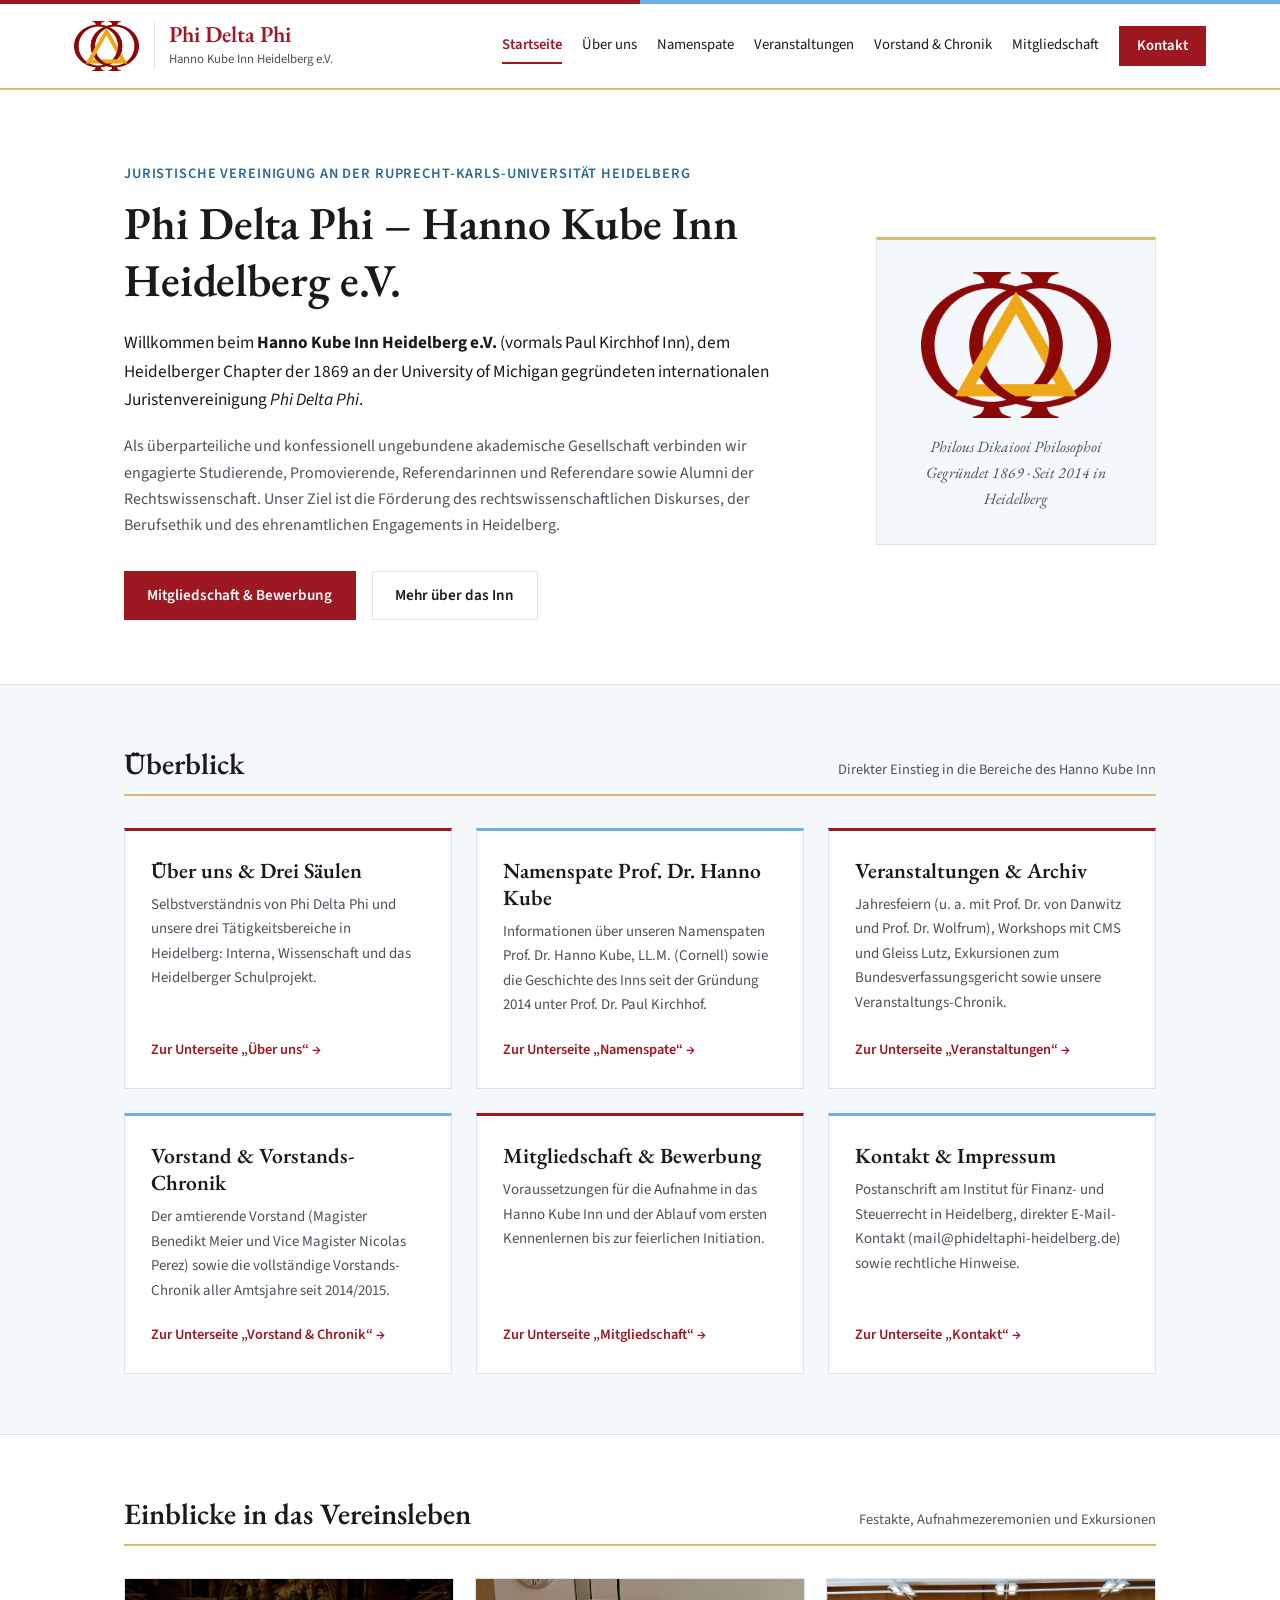
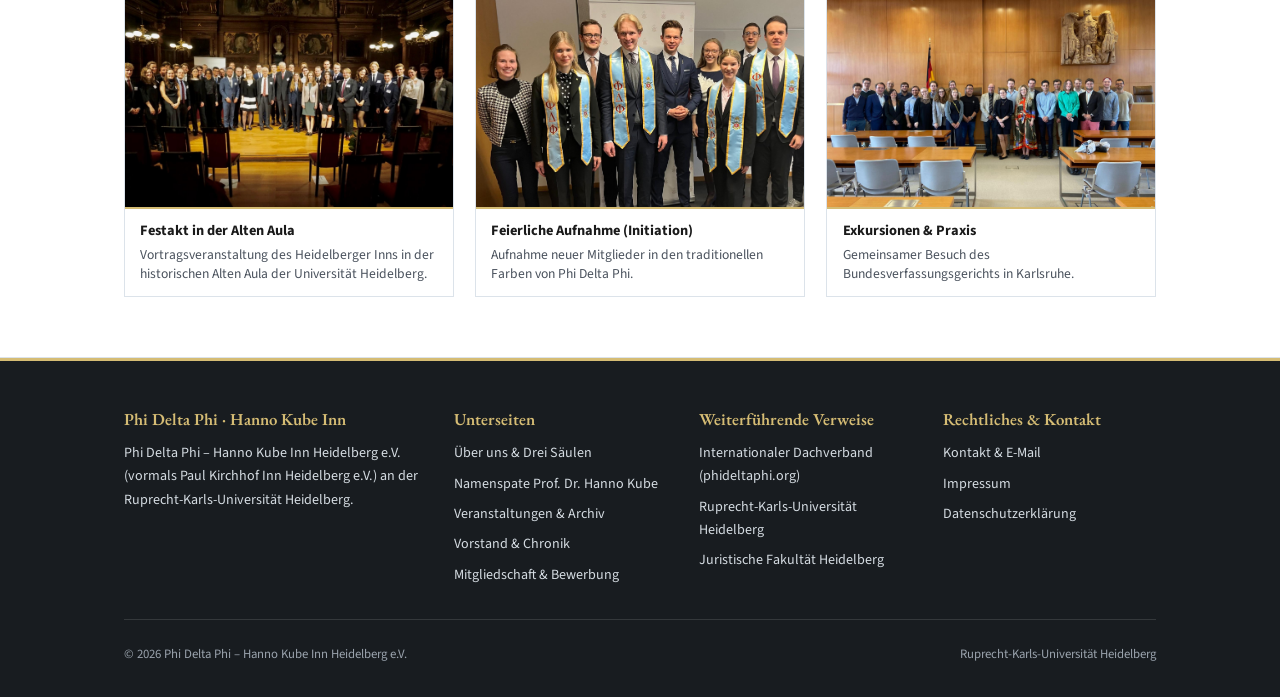
<file: index.html>
<!DOCTYPE html>
<html lang="de">
<head>
  <meta charset="UTF-8" />
  <meta name="viewport" content="width=device-width, initial-scale=1.0" />
  <title>Startseite | Phi Delta Phi – Hanno Kube Inn Heidelberg e.V.</title>
  <meta name="description" content="Phi Delta Phi – Hanno Kube Inn Heidelberg e.V. (vormals Paul Kirchhof Inn). Juristische Vereinigung an der Ruprecht-Karls-Universität Heidelberg." />
  <link rel="icon" type="image/png" href="assets/pdp-logo.png" />
  <link rel="preconnect" href="https://fonts.googleapis.com">
  <link rel="preconnect" href="https://fonts.gstatic.com" crossorigin>
  <link href="https://fonts.googleapis.com/css2?family=EB+Garamond:ital,wght@0,500;0,600;0,700;1,400&family=Source+Sans+3:wght@400;600;700&display=swap" rel="stylesheet">
  <link rel="stylesheet" href="styles.css?v=3" />
</head>
<body>

  <!-- Kopfzeile & Navigation -->
  <header class="site-header" id="site-header">
    <div class="header-bar-top"></div>
    <div class="container nav-wrapper">
      <a href="index.html" class="brand">
        <img src="assets/pdp-logo.png" alt="Logo Phi Delta Phi" class="brand-logo-img" />
        <div class="brand-text">
          <span class="brand-title">Phi Delta Phi</span>
          <span class="brand-subtitle">Hanno Kube Inn Heidelberg e.V.</span>
        </div>
      </a>

      <button class="mobile-menu-btn" id="mobile-menu-btn" aria-label="Menü öffnen">Menü</button>

      <nav class="nav-links" id="nav-links">
        <a href="index.html" class="active">Startseite</a>
        <a href="ueber-uns.html">Über&nbsp;uns</a>
        <a href="namenspate.html">Namenspate</a>
        <a href="veranstaltungen.html">Veranstaltungen</a>
        <a href="vorstand.html">Vorstand&nbsp;&amp;&nbsp;Chronik</a>
        <a href="mitgliedschaft.html">Mitgliedschaft</a>
        <a href="kontakt.html" class="nav-cta">Kontakt</a>
      </nav>
    </div>
  </header>

  <main>
    <!-- Einleitungsbereich mit dem ΦΔΦ-Logo -->
    <section class="intro-section">
      <div class="container intro-grid">
        <div class="intro-content">
          <div class="intro-subtitle">Juristische Vereinigung an der Ruprecht-Karls-Universität Heidelberg</div>
          <h1>Phi Delta Phi – Hanno Kube Inn Heidelberg e.V.</h1>
          <p class="intro-lead">
            Willkommen beim <strong>Hanno Kube Inn Heidelberg e.V.</strong> (vormals Paul Kirchhof Inn), dem Heidelberger Chapter der 1869 an der University of Michigan gegründeten internationalen Juristenvereinigung <em>Phi Delta Phi</em>.
          </p>
          <p class="intro-text">
            Als überparteiliche und konfessionell ungebundene akademische Gesellschaft verbinden wir engagierte Studierende, Promovierende, Referendarinnen und Referendare sowie Alumni der Rechtswissenschaft. Unser Ziel ist die Förderung des rechtswissenschaftlichen Diskurses, der Berufsethik und des ehrenamtlichen Engagements in Heidelberg.
          </p>
          <div class="intro-actions">
            <a href="mitgliedschaft.html" class="btn btn-primary">Mitgliedschaft &amp; Bewerbung</a>
            <a href="ueber-uns.html" class="btn btn-secondary">Mehr über das Inn</a>
          </div>
        </div>

        <div class="intro-logo-box">
          <img src="assets/pdp-logo.png" alt="Logo Phi Delta Phi" class="intro-logo-img" />
          <div class="intro-logo-caption">
            Philous Dikaiooi Philosophoi<br />
            Gegründet 1869 · Seit 2014 in Heidelberg
          </div>
        </div>
      </div>
    </section>

    <!-- Übersicht zu allen Unterseiten -->
    <section class="section-tinted">
      <div class="container">
        <div class="section-heading">
          <h2>Überblick</h2>
          <span>Direkter Einstieg in die Bereiche des Hanno Kube Inn</span>
        </div>

        <div class="overview-grid">
          <div class="overview-card">
            <div>
              <h3>Über uns &amp; Drei Säulen</h3>
              <p>
                Selbstverständnis von Phi Delta Phi und unsere drei Tätigkeitsbereiche in Heidelberg: Interna, Wissenschaft und das Heidelberger Schulprojekt.
              </p>
            </div>
            <a href="ueber-uns.html" class="overview-link">Zur Unterseite „Über uns“ →</a>
          </div>

          <div class="overview-card">
            <div>
              <h3>Namenspate Prof. Dr. Hanno Kube</h3>
              <p>
                Informationen über unseren Namenspaten Prof. Dr. Hanno Kube, LL.M. (Cornell) sowie die Geschichte des Inns seit der Gründung 2014 unter Prof. Dr. Paul Kirchhof.
              </p>
            </div>
            <a href="namenspate.html" class="overview-link">Zur Unterseite „Namenspate“ →</a>
          </div>

          <div class="overview-card">
            <div>
              <h3>Veranstaltungen &amp; Archiv</h3>
              <p>
                Jahresfeiern (u. a. mit Prof. Dr. von Danwitz und Prof. Dr. Wolfrum), Workshops mit CMS und Gleiss Lutz, Exkursionen zum Bundesverfassungsgericht sowie unsere Veranstaltungs-Chronik.
              </p>
            </div>
            <a href="veranstaltungen.html" class="overview-link">Zur Unterseite „Veranstaltungen“ →</a>
          </div>

          <div class="overview-card">
            <div>
              <h3>Vorstand &amp; Vorstands-Chronik</h3>
              <p>
                Der amtierende Vorstand (Magister Benedikt Meier und Vice Magister Nicolas Perez) sowie die vollständige Vorstands-Chronik aller Amtsjahre seit 2014/2015.
              </p>
            </div>
            <a href="vorstand.html" class="overview-link">Zur Unterseite „Vorstand &amp; Chronik“ →</a>
          </div>

          <div class="overview-card">
            <div>
              <h3>Mitgliedschaft &amp; Bewerbung</h3>
              <p>
                Voraussetzungen für die Aufnahme in das Hanno Kube Inn und der Ablauf vom ersten Kennenlernen bis zur feierlichen Initiation.
              </p>
            </div>
            <a href="mitgliedschaft.html" class="overview-link">Zur Unterseite „Mitgliedschaft“ →</a>
          </div>

          <div class="overview-card">
            <div>
              <h3>Kontakt &amp; Impressum</h3>
              <p>
                Postanschrift am Institut für Finanz- und Steuerrecht in Heidelberg, direkter E-Mail-Kontakt (mail@phideltaphi-heidelberg.de) sowie rechtliche Hinweise.
              </p>
            </div>
            <a href="kontakt.html" class="overview-link">Zur Unterseite „Kontakt“ →</a>
          </div>
        </div>
      </div>
    </section>

    <!-- Einblicke auf der Startseite -->
    <section>
      <div class="container">
        <div class="section-heading">
          <h2>Einblicke in das Vereinsleben</h2>
          <span>Festakte, Aufnahmezeremonien und Exkursionen</span>
        </div>

        <div class="gallery-grid-3">
          <figure class="photo-figure">
            <img src="assets/photos/IMG_20261115_143156_3.jpg" alt="Festakt in der Alten Aula der Universität Heidelberg" />
            <figcaption>
              <strong>Festakt in der Alten Aula</strong>
              Vortragsveranstaltung des Heidelberger Inns in der historischen Alten Aula der Universität Heidelberg.
            </figcaption>
          </figure>

          <figure class="photo-figure">
            <img src="assets/photos/IMG_20261115_143157_5.jpg" alt="Feierliche Aufnahme (Initiation)" />
            <figcaption>
              <strong>Feierliche Aufnahme (Initiation)</strong>
              Aufnahme neuer Mitglieder in den traditionellen Farben von Phi Delta Phi.
            </figcaption>
          </figure>

          <figure class="photo-figure">
            <img src="assets/photos/IMG_20261115_143158_8.jpg" alt="Exkursion zum Bundesverfassungsgericht" />
            <figcaption>
              <strong>Exkursionen &amp; Praxis</strong>
              Gemeinsamer Besuch des Bundesverfassungsgerichts in Karlsruhe.
            </figcaption>
          </figure>
        </div>
      </div>
    </section>
  </main>

  <!-- Fußzeile -->
  <footer class="site-footer">
    <div class="container">
      <div class="footer-grid">
        <div class="footer-col">
          <h4>Phi Delta Phi · Hanno Kube Inn</h4>
          <p>
            Phi Delta Phi – Hanno Kube Inn Heidelberg e.V. (vormals Paul Kirchhof Inn Heidelberg e.V.) an der Ruprecht-Karls-Universität Heidelberg.
          </p>
        </div>

        <div class="footer-col">
          <h4>Unterseiten</h4>
          <div class="footer-links">
            <a href="ueber-uns.html">Über uns &amp; Drei Säulen</a>
            <a href="namenspate.html">Namenspate Prof. Dr. Hanno Kube</a>
            <a href="veranstaltungen.html">Veranstaltungen &amp; Archiv</a>
            <a href="vorstand.html">Vorstand &amp; Chronik</a>
            <a href="mitgliedschaft.html">Mitgliedschaft &amp; Bewerbung</a>
          </div>
        </div>

        <div class="footer-col">
          <h4>Weiterführende Verweise</h4>
          <div class="footer-links">
            <a href="https://www.phideltaphi.org" target="_blank" rel="noopener">Internationaler Dachverband (phideltaphi.org)</a>
            <a href="https://www.uni-heidelberg.de" target="_blank" rel="noopener">Ruprecht-Karls-Universität Heidelberg</a>
            <a href="https://www.jura.uni-heidelberg.de" target="_blank" rel="noopener">Juristische Fakultät Heidelberg</a>
          </div>
        </div>

        <div class="footer-col">
          <h4>Rechtliches &amp; Kontakt</h4>
          <div class="footer-links">
            <a href="kontakt.html">Kontakt &amp; E-Mail</a>
            <a href="kontakt.html#impressum">Impressum</a>
            <a href="kontakt.html#datenschutz">Datenschutzerklärung</a>
          </div>
        </div>
      </div>

      <div class="footer-bottom">
        <span>© 2026 Phi Delta Phi – Hanno Kube Inn Heidelberg e.V.</span>
        <span>Ruprecht-Karls-Universität Heidelberg</span>
      </div>
    </div>
  </footer>

  <script src="script.js"></script>
</body>
</html>
</file>
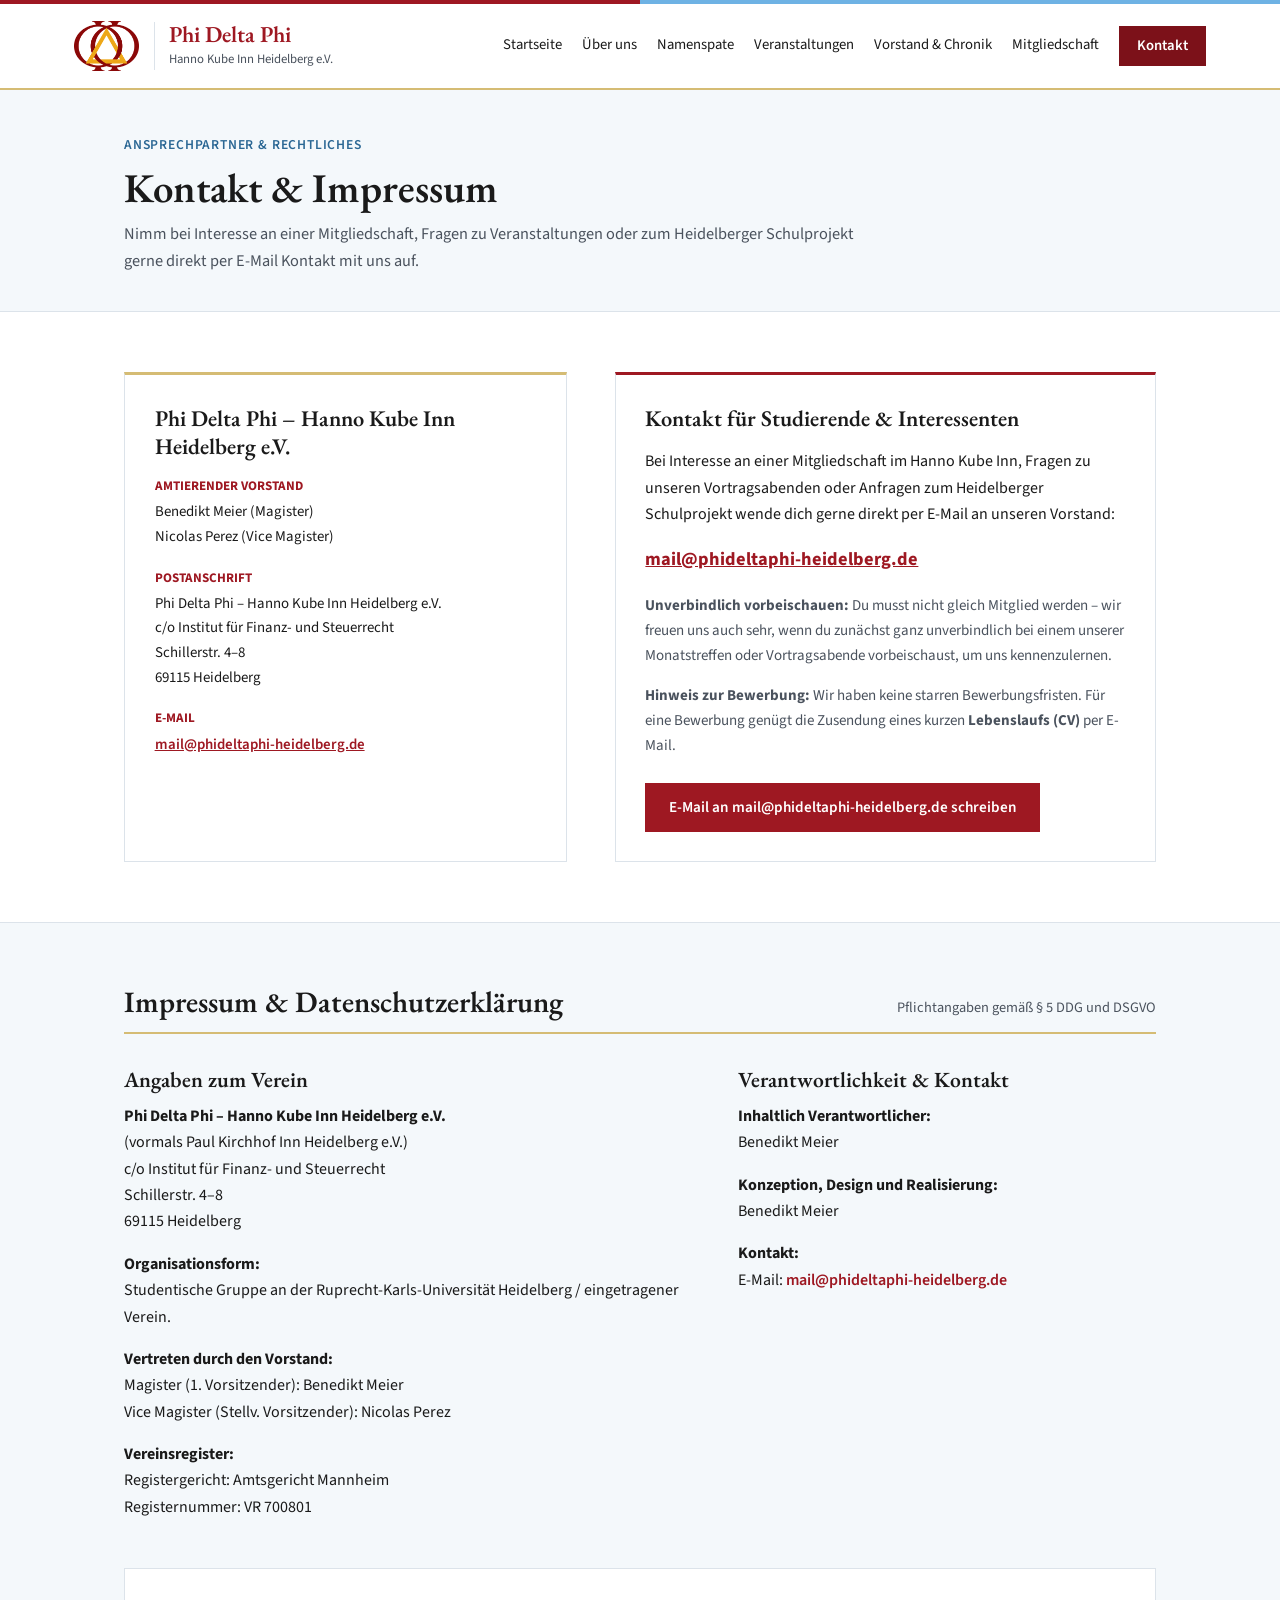
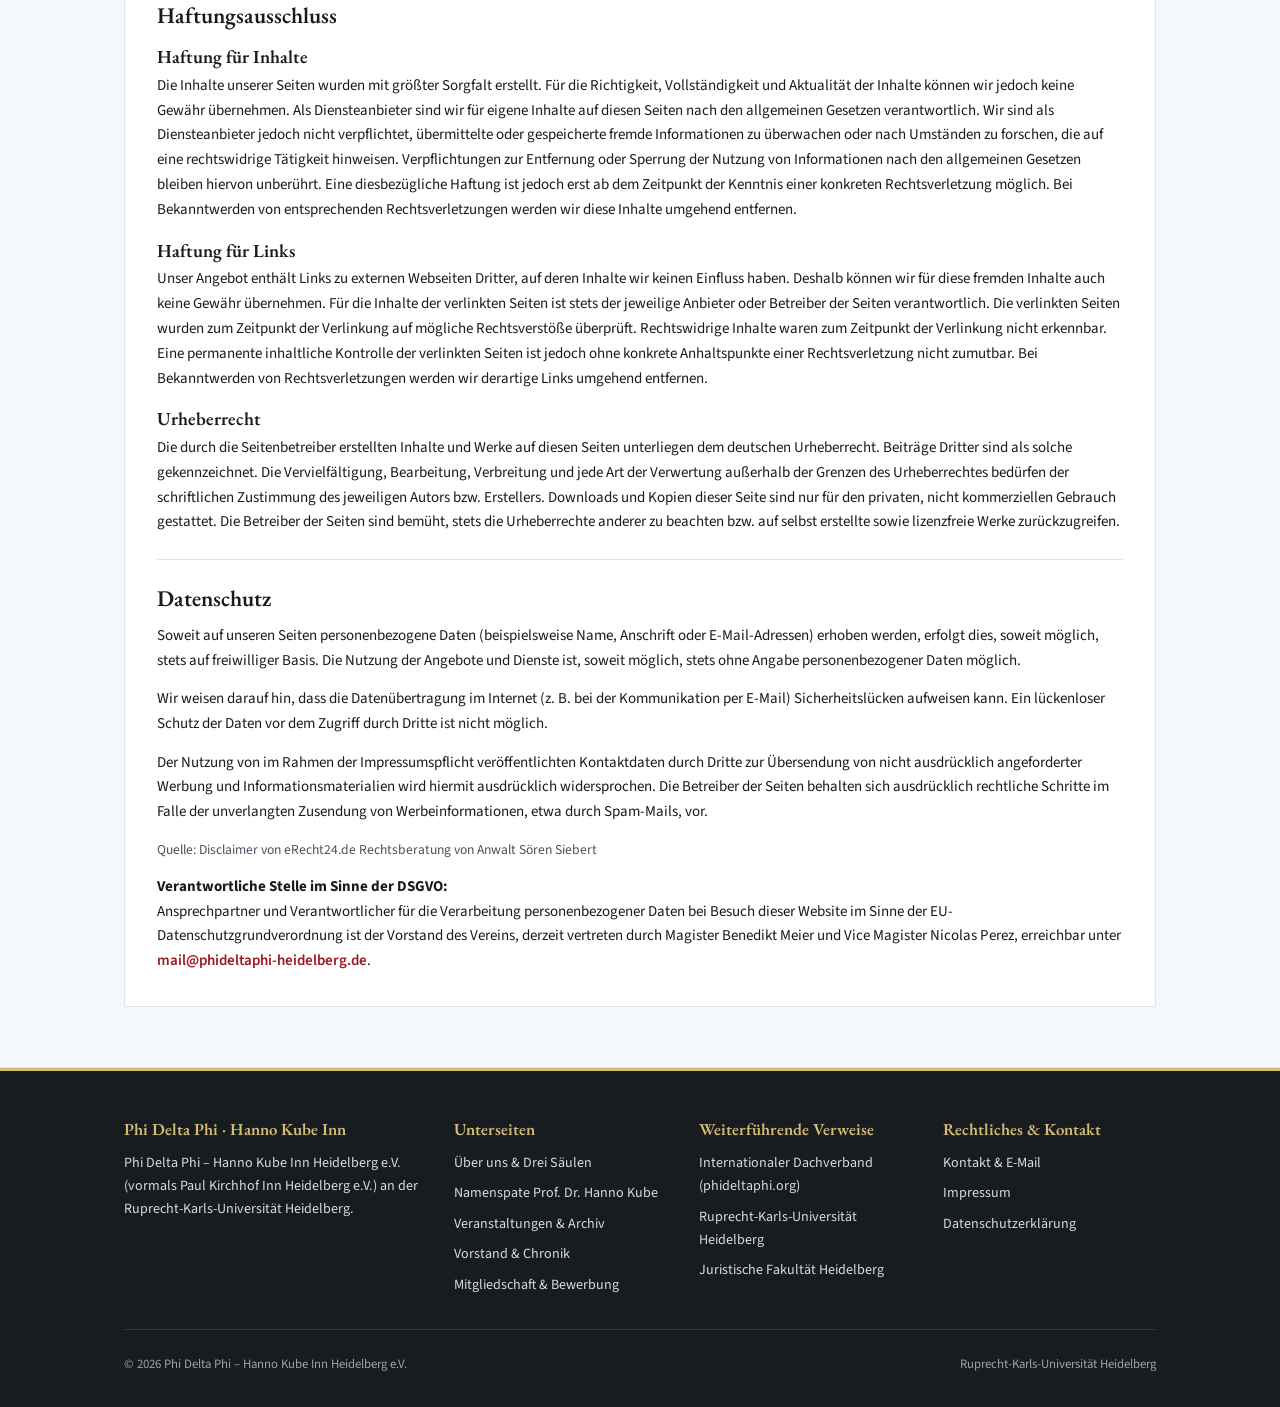
<file: kontakt.html>
<!DOCTYPE html>
<html lang="de">
<head>
  <meta charset="UTF-8" />
  <meta name="viewport" content="width=device-width, initial-scale=1.0" />
  <title>Kontakt &amp; Impressum | Phi Delta Phi – Hanno Kube Inn Heidelberg e.V.</title>
  <link rel="icon" type="image/png" href="assets/pdp-logo.png" />
  <link rel="preconnect" href="https://fonts.googleapis.com">
  <link rel="preconnect" href="https://fonts.gstatic.com" crossorigin>
  <link href="https://fonts.googleapis.com/css2?family=EB+Garamond:ital,wght@0,500;0,600;0,700;1,400&family=Source+Sans+3:wght@400;600;700&display=swap" rel="stylesheet">
  <link rel="stylesheet" href="styles.css?v=3" />
</head>
<body>

  <header class="site-header" id="site-header">
    <div class="header-bar-top"></div>
    <div class="container nav-wrapper">
      <a href="index.html" class="brand">
        <img src="assets/pdp-logo.png" alt="Logo Phi Delta Phi" class="brand-logo-img" />
        <div class="brand-text">
          <span class="brand-title">Phi Delta Phi</span>
          <span class="brand-subtitle">Hanno Kube Inn Heidelberg e.V.</span>
        </div>
      </a>

      <button class="mobile-menu-btn" id="mobile-menu-btn" aria-label="Menü öffnen">Menü</button>

      <nav class="nav-links" id="nav-links">
        <a href="index.html">Startseite</a>
        <a href="ueber-uns.html">Über&nbsp;uns</a>
        <a href="namenspate.html">Namenspate</a>
        <a href="veranstaltungen.html">Veranstaltungen</a>
        <a href="vorstand.html">Vorstand&nbsp;&amp;&nbsp;Chronik</a>
        <a href="mitgliedschaft.html">Mitgliedschaft</a>
        <a href="kontakt.html" class="nav-cta active">Kontakt</a>
      </nav>
    </div>
  </header>

  <main>
    <div class="page-header">
      <div class="container">
        <div class="page-header-subtitle">Ansprechpartner &amp; Rechtliches</div>
        <h1>Kontakt &amp; Impressum</h1>
        <p>
          Nimm bei Interesse an einer Mitgliedschaft, Fragen zu Veranstaltungen oder zum Heidelberger Schulprojekt gerne direkt per E-Mail Kontakt mit uns auf.
        </p>
      </div>
    </div>

    <section>
      <div class="container">
        <div class="contact-grid">
          <div class="contact-address-box">
            <h3>Phi Delta Phi – Hanno Kube Inn Heidelberg e.V.</h3>
            <div class="contact-block">
              <strong>Amtierender Vorstand</strong>
              Benedikt Meier (Magister)<br />
              Nicolas Perez (Vice Magister)
            </div>

            <div class="contact-block">
              <strong>Postanschrift</strong>
              Phi Delta Phi – Hanno Kube Inn Heidelberg e.V.<br />
              c/o Institut für Finanz- und Steuerrecht<br />
              Schillerstr. 4–8<br />
              69115 Heidelberg
            </div>

            <div class="contact-block">
              <strong>E-Mail</strong>
              <a href="mailto:mail@phideltaphi-heidelberg.de" style="color: var(--wappen-rot); font-weight: 600; text-decoration: underline;">mail@phideltaphi-heidelberg.de</a>
            </div>
          </div>

          <div class="contact-address-box" style="border-top-color: var(--wappen-rot);">
            <h3>Kontakt für Studierende &amp; Interessenten</h3>
            <p style="margin-bottom: 1rem; color: var(--text-main);">
              Bei Interesse an einer Mitgliedschaft im Hanno Kube Inn, Fragen zu unseren Vortragsabenden oder Anfragen zum Heidelberger Schulprojekt wende dich gerne direkt per E-Mail an unseren Vorstand:
            </p>
            <p style="margin-bottom: 1.25rem; font-size: 1.15rem;">
              <a href="mailto:mail@phideltaphi-heidelberg.de" style="color: var(--wappen-rot); font-weight: 700; text-decoration: underline;">mail@phideltaphi-heidelberg.de</a>
            </p>
            <p style="margin-bottom: 1rem; font-size: 0.94rem; color: var(--text-muted);">
              <strong>Unverbindlich vorbeischauen:</strong> Du musst nicht gleich Mitglied werden – wir freuen uns auch sehr, wenn du zunächst ganz unverbindlich bei einem unserer Monatstreffen oder Vortragsabende vorbeischaust, um uns kennenzulernen.
            </p>
            <p style="margin-bottom: 1.5rem; font-size: 0.94rem; color: var(--text-muted);">
              <strong>Hinweis zur Bewerbung:</strong> Wir haben keine starren Bewerbungsfristen. Für eine Bewerbung genügt die Zusendung eines kurzen <strong>Lebenslaufs (CV)</strong> per E-Mail.
            </p>
            <a href="mailto:mail@phideltaphi-heidelberg.de" class="btn btn-primary">E-Mail an mail@phideltaphi-heidelberg.de schreiben</a>
          </div>
        </div>
      </div>
    </section>

    <!-- Impressum & Datenschutz auf der Kontaktseite -->
    <section class="section-tinted" id="impressum">
      <div class="container">
        <div class="section-heading">
          <h2>Impressum &amp; Datenschutzerklärung</h2>
          <span>Pflichtangaben gemäß § 5 DDG und DSGVO</span>
        </div>

        <div class="about-columns" style="margin-bottom: 2rem;">
          <div>
            <h3 style="font-size: 1.35rem; margin-bottom: 0.6rem;">Angaben zum Verein</h3>
            <p>
              <strong>Phi Delta Phi – Hanno Kube Inn Heidelberg e.V.</strong><br />
              (vormals Paul Kirchhof Inn Heidelberg e.V.)<br />
              c/o Institut für Finanz- und Steuerrecht<br />
              Schillerstr. 4–8<br />
              69115 Heidelberg
            </p>
            <p>
              <strong>Organisationsform:</strong><br />
              Studentische Gruppe an der Ruprecht-Karls-Universität Heidelberg / eingetragener Verein.
            </p>
            <p>
              <strong>Vertreten durch den Vorstand:</strong><br />
              Magister (1. Vorsitzender): Benedikt Meier<br />
              Vice Magister (Stellv. Vorsitzender): Nicolas Perez
            </p>
            <p>
              <strong>Vereinsregister:</strong><br />
              Registergericht: Amtsgericht Mannheim<br />
              Registernummer: VR 700801
            </p>
          </div>

          <div>
            <h3 style="font-size: 1.35rem; margin-bottom: 0.6rem;">Verantwortlichkeit &amp; Kontakt</h3>
            <p>
              <strong>Inhaltlich Verantwortlicher:</strong><br />
              Benedikt Meier
            </p>
            <p>
              <strong>Konzeption, Design und Realisierung:</strong><br />
              Benedikt Meier
            </p>
            <p>
              <strong>Kontakt:</strong><br />
              E-Mail: <a href="mailto:mail@phideltaphi-heidelberg.de" style="color: var(--wappen-rot); font-weight: 600;">mail@phideltaphi-heidelberg.de</a>
            </p>
          </div>
        </div>

        <div style="background-color: var(--bg-white); border: 1px solid var(--border-color); padding: 2rem;">
          <h3 style="font-size: 1.4rem; margin-bottom: 1rem;">Haftungsausschluss</h3>

          <h4 style="font-size: 1.15rem; margin-bottom: 0.35rem;">Haftung für Inhalte</h4>
          <p style="margin-bottom: 1rem; font-size: 0.94rem; color: var(--text-main);">
            Die Inhalte unserer Seiten wurden mit größter Sorgfalt erstellt. Für die Richtigkeit, Vollständigkeit und Aktualität der Inhalte können wir jedoch keine Gewähr übernehmen. Als Diensteanbieter sind wir für eigene Inhalte auf diesen Seiten nach den allgemeinen Gesetzen verantwortlich. Wir sind als Diensteanbieter jedoch nicht verpflichtet, übermittelte oder gespeicherte fremde Informationen zu überwachen oder nach Umständen zu forschen, die auf eine rechtswidrige Tätigkeit hinweisen. Verpflichtungen zur Entfernung oder Sperrung der Nutzung von Informationen nach den allgemeinen Gesetzen bleiben hiervon unberührt. Eine diesbezügliche Haftung ist jedoch erst ab dem Zeitpunkt der Kenntnis einer konkreten Rechtsverletzung möglich. Bei Bekanntwerden von entsprechenden Rechtsverletzungen werden wir diese Inhalte umgehend entfernen.
          </p>

          <h4 style="font-size: 1.15rem; margin-bottom: 0.35rem;">Haftung für Links</h4>
          <p style="margin-bottom: 1rem; font-size: 0.94rem; color: var(--text-main);">
            Unser Angebot enthält Links zu externen Webseiten Dritter, auf deren Inhalte wir keinen Einfluss haben. Deshalb können wir für diese fremden Inhalte auch keine Gewähr übernehmen. Für die Inhalte der verlinkten Seiten ist stets der jeweilige Anbieter oder Betreiber der Seiten verantwortlich. Die verlinkten Seiten wurden zum Zeitpunkt der Verlinkung auf mögliche Rechtsverstöße überprüft. Rechtswidrige Inhalte waren zum Zeitpunkt der Verlinkung nicht erkennbar. Eine permanente inhaltliche Kontrolle der verlinkten Seiten ist jedoch ohne konkrete Anhaltspunkte einer Rechtsverletzung nicht zumutbar. Bei Bekanntwerden von Rechtsverletzungen werden wir derartige Links umgehend entfernen.
          </p>

          <h4 style="font-size: 1.15rem; margin-bottom: 0.35rem;">Urheberrecht</h4>
          <p style="margin-bottom: 1.5rem; font-size: 0.94rem; color: var(--text-main);">
            Die durch die Seitenbetreiber erstellten Inhalte und Werke auf diesen Seiten unterliegen dem deutschen Urheberrecht. Beiträge Dritter sind als solche gekennzeichnet. Die Vervielfältigung, Bearbeitung, Verbreitung und jede Art der Verwertung außerhalb der Grenzen des Urheberrechtes bedürfen der schriftlichen Zustimmung des jeweiligen Autors bzw. Erstellers. Downloads und Kopien dieser Seite sind nur für den privaten, nicht kommerziellen Gebrauch gestattet. Die Betreiber der Seiten sind bemüht, stets die Urheberrechte anderer zu beachten bzw. auf selbst erstellte sowie lizenzfreie Werke zurückzugreifen.
          </p>

          <div id="datenschutz" style="border-top: 1px solid var(--border-color); padding-top: 1.5rem;">
            <h3 style="font-size: 1.4rem; margin-bottom: 0.75rem;">Datenschutz</h3>
            <p style="margin-bottom: 0.85rem; font-size: 0.94rem; color: var(--text-main);">
              Soweit auf unseren Seiten personenbezogene Daten (beispielsweise Name, Anschrift oder E-Mail-Adressen) erhoben werden, erfolgt dies, soweit möglich, stets auf freiwilliger Basis. Die Nutzung der Angebote und Dienste ist, soweit möglich, stets ohne Angabe personenbezogener Daten möglich.
            </p>
            <p style="margin-bottom: 0.85rem; font-size: 0.94rem; color: var(--text-main);">
              Wir weisen darauf hin, dass die Datenübertragung im Internet (z. B. bei der Kommunikation per E-Mail) Sicherheitslücken aufweisen kann. Ein lückenloser Schutz der Daten vor dem Zugriff durch Dritte ist nicht möglich.
            </p>
            <p style="margin-bottom: 0.85rem; font-size: 0.94rem; color: var(--text-main);">
              Der Nutzung von im Rahmen der Impressumspflicht veröffentlichten Kontaktdaten durch Dritte zur Übersendung von nicht ausdrücklich angeforderter Werbung und Informationsmaterialien wird hiermit ausdrücklich widersprochen. Die Betreiber der Seiten behalten sich ausdrücklich rechtliche Schritte im Falle der unverlangten Zusendung von Werbeinformationen, etwa durch Spam-Mails, vor.
            </p>
            <p style="margin-bottom: 0.85rem; font-size: 0.85rem; color: var(--text-muted);">
              Quelle: Disclaimer von eRecht24.de Rechtsberatung von Anwalt Sören Siebert
            </p>
            <p style="font-size: 0.94rem; color: var(--text-main);">
              <strong>Verantwortliche Stelle im Sinne der DSGVO:</strong><br />
              Ansprechpartner und Verantwortlicher für die Verarbeitung personenbezogener Daten bei Besuch dieser Website im Sinne der EU-Datenschutzgrundverordnung ist der Vorstand des Vereins, derzeit vertreten durch Magister Benedikt Meier und Vice Magister Nicolas Perez, erreichbar unter <a href="mailto:mail@phideltaphi-heidelberg.de" style="color: var(--wappen-rot); font-weight: 600;">mail@phideltaphi-heidelberg.de</a>.
            </p>
          </div>
        </div>
      </div>
    </section>
  </main>

  <footer class="site-footer">
    <div class="container">
      <div class="footer-grid">
        <div class="footer-col">
          <h4>Phi Delta Phi · Hanno Kube Inn</h4>
          <p>
            Phi Delta Phi – Hanno Kube Inn Heidelberg e.V. (vormals Paul Kirchhof Inn Heidelberg e.V.) an der Ruprecht-Karls-Universität Heidelberg.
          </p>
        </div>

        <div class="footer-col">
          <h4>Unterseiten</h4>
          <div class="footer-links">
            <a href="ueber-uns.html">Über uns &amp; Drei Säulen</a>
            <a href="namenspate.html">Namenspate Prof. Dr. Hanno Kube</a>
            <a href="veranstaltungen.html">Veranstaltungen &amp; Archiv</a>
            <a href="vorstand.html">Vorstand &amp; Chronik</a>
            <a href="mitgliedschaft.html">Mitgliedschaft &amp; Bewerbung</a>
          </div>
        </div>

        <div class="footer-col">
          <h4>Weiterführende Verweise</h4>
          <div class="footer-links">
            <a href="https://www.phideltaphi.org" target="_blank" rel="noopener">Internationaler Dachverband (phideltaphi.org)</a>
            <a href="https://www.uni-heidelberg.de" target="_blank" rel="noopener">Ruprecht-Karls-Universität Heidelberg</a>
            <a href="https://www.jura.uni-heidelberg.de" target="_blank" rel="noopener">Juristische Fakultät Heidelberg</a>
          </div>
        </div>

        <div class="footer-col">
          <h4>Rechtliches &amp; Kontakt</h4>
          <div class="footer-links">
            <a href="kontakt.html">Kontakt &amp; E-Mail</a>
            <a href="kontakt.html#impressum">Impressum</a>
            <a href="kontakt.html#datenschutz">Datenschutzerklärung</a>
          </div>
        </div>
      </div>

      <div class="footer-bottom">
        <span>© 2026 Phi Delta Phi – Hanno Kube Inn Heidelberg e.V.</span>
        <span>Ruprecht-Karls-Universität Heidelberg</span>
      </div>
    </div>
  </footer>

  <script src="script.js"></script>
</body>
</html>
</file>
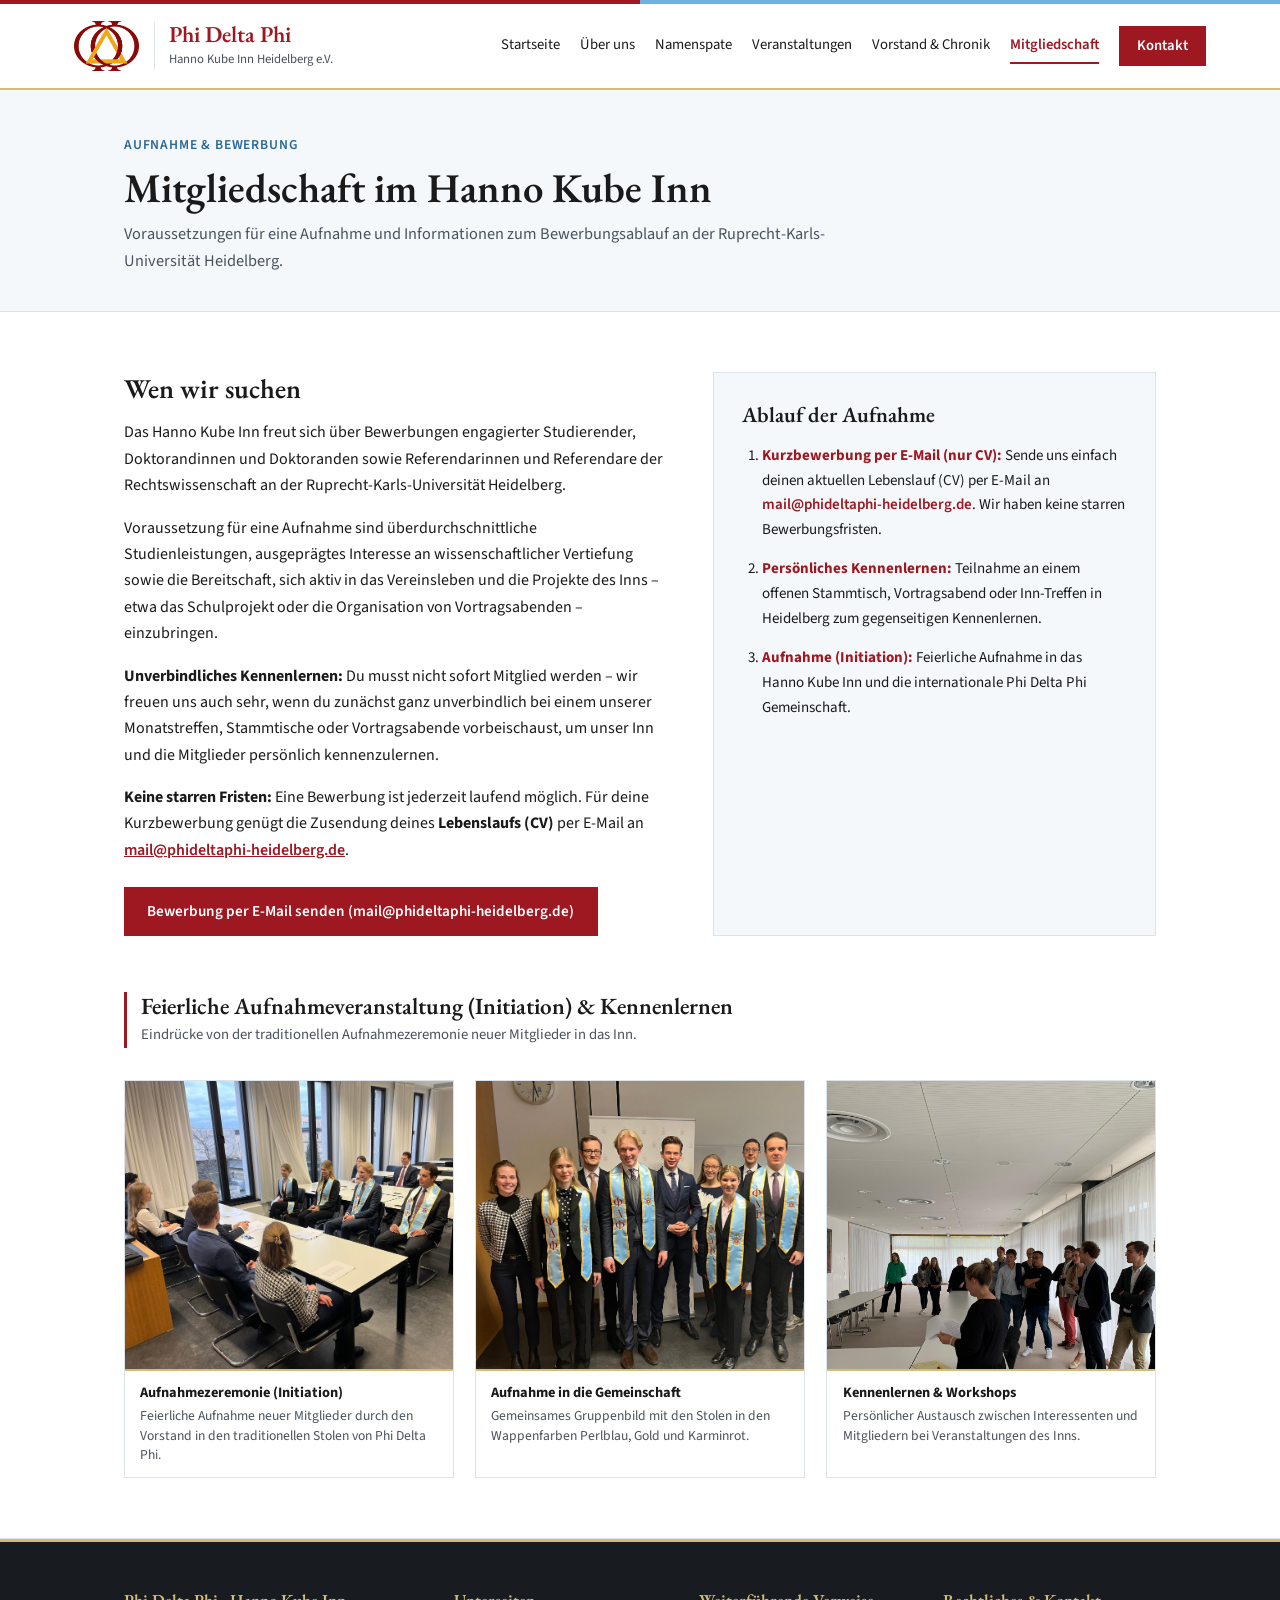
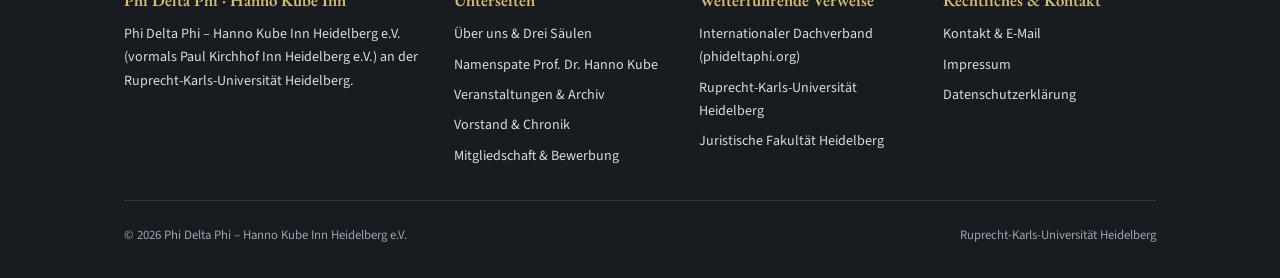
<file: mitgliedschaft.html>
<!DOCTYPE html>
<html lang="de">
<head>
  <meta charset="UTF-8" />
  <meta name="viewport" content="width=device-width, initial-scale=1.0" />
  <title>Mitgliedschaft | Phi Delta Phi – Hanno Kube Inn Heidelberg e.V.</title>
  <link rel="icon" type="image/png" href="assets/pdp-logo.png" />
  <link rel="preconnect" href="https://fonts.googleapis.com">
  <link rel="preconnect" href="https://fonts.gstatic.com" crossorigin>
  <link href="https://fonts.googleapis.com/css2?family=EB+Garamond:ital,wght@0,500;0,600;0,700;1,400&family=Source+Sans+3:wght@400;600;700&display=swap" rel="stylesheet">
  <link rel="stylesheet" href="styles.css?v=3" />
</head>
<body>

  <header class="site-header" id="site-header">
    <div class="header-bar-top"></div>
    <div class="container nav-wrapper">
      <a href="index.html" class="brand">
        <img src="assets/pdp-logo.png" alt="Logo Phi Delta Phi" class="brand-logo-img" />
        <div class="brand-text">
          <span class="brand-title">Phi Delta Phi</span>
          <span class="brand-subtitle">Hanno Kube Inn Heidelberg e.V.</span>
        </div>
      </a>

      <button class="mobile-menu-btn" id="mobile-menu-btn" aria-label="Menü öffnen">Menü</button>

      <nav class="nav-links" id="nav-links">
        <a href="index.html">Startseite</a>
        <a href="ueber-uns.html">Über&nbsp;uns</a>
        <a href="namenspate.html">Namenspate</a>
        <a href="veranstaltungen.html">Veranstaltungen</a>
        <a href="vorstand.html">Vorstand&nbsp;&amp;&nbsp;Chronik</a>
        <a href="mitgliedschaft.html" class="active">Mitgliedschaft</a>
        <a href="kontakt.html" class="nav-cta">Kontakt</a>
      </nav>
    </div>
  </header>

  <main>
    <div class="page-header">
      <div class="container">
        <div class="page-header-subtitle">Aufnahme &amp; Bewerbung</div>
        <h1>Mitgliedschaft im Hanno Kube Inn</h1>
        <p>
          Voraussetzungen für eine Aufnahme und Informationen zum Bewerbungsablauf an der Ruprecht-Karls-Universität Heidelberg.
        </p>
      </div>
    </div>

    <section>
      <div class="container">
        <div class="membership-grid">
          <div class="membership-text">
            <h2 style="font-size: 1.7rem; margin-bottom: 0.85rem;">Wen wir suchen</h2>
            <p>
              Das Hanno Kube Inn freut sich über Bewerbungen engagierter Studierender, Doktorandinnen und Doktoranden sowie Referendarinnen und Referendare der Rechtswissenschaft an der Ruprecht-Karls-Universität Heidelberg.
            </p>
            <p>
              Voraussetzung für eine Aufnahme sind überdurchschnittliche Studienleistungen, ausgeprägtes Interesse an wissenschaftlicher Vertiefung sowie die Bereitschaft, sich aktiv in das Vereinsleben und die Projekte des Inns – etwa das Schulprojekt oder die Organisation von Vortragsabenden – einzubringen.
            </p>
            <p>
              <strong>Unverbindliches Kennenlernen:</strong> Du musst nicht sofort Mitglied werden – wir freuen uns auch sehr, wenn du zunächst ganz unverbindlich bei einem unserer Monatstreffen, Stammtische oder Vortragsabende vorbeischaust, um unser Inn und die Mitglieder persönlich kennenzulernen.
            </p>
            <p>
              <strong>Keine starren Fristen:</strong> Eine Bewerbung ist jederzeit laufend möglich. Für deine Kurzbewerbung genügt die Zusendung deines <strong>Lebenslaufs (CV)</strong> per E-Mail an <a href="mailto:mail@phideltaphi-heidelberg.de" style="color: var(--wappen-rot); font-weight: 600; text-decoration: underline;">mail@phideltaphi-heidelberg.de</a>.
            </p>
            <div style="margin-top: 1.5rem;">
              <a href="mailto:mail@phideltaphi-heidelberg.de?subject=Bewerbung%20Phi%20Delta%20Phi%20Heidelberg" class="btn btn-primary">Bewerbung per E-Mail senden (mail@phideltaphi-heidelberg.de)</a>
            </div>
          </div>

          <div class="membership-steps">
            <h3>Ablauf der Aufnahme</h3>
            <ol>
              <li>
                <strong>Kurzbewerbung per E-Mail (nur CV):</strong> Sende uns einfach deinen aktuellen Lebenslauf (CV) per E-Mail an <a href="mailto:mail@phideltaphi-heidelberg.de" style="color: var(--wappen-rot); font-weight: 600;">mail@phideltaphi-heidelberg.de</a>. Wir haben keine starren Bewerbungsfristen.
              </li>
              <li>
                <strong>Persönliches Kennenlernen:</strong> Teilnahme an einem offenen Stammtisch, Vortragsabend oder Inn-Treffen in Heidelberg zum gegenseitigen Kennenlernen.
              </li>
              <li>
                <strong>Aufnahme (Initiation):</strong> Feierliche Aufnahme in das Hanno Kube Inn und die internationale Phi Delta Phi Gemeinschaft.
              </li>
            </ol>
          </div>
        </div>

        <!-- Bilder der Aufnahmeveranstaltung (Initiation) -->
        <div class="cluster-block" style="margin-top: 3.5rem;">
          <div class="cluster-header">
            <h3>Feierliche Aufnahmeveranstaltung (Initiation) &amp; Kennenlernen</h3>
            <p>Eindrücke von der traditionellen Aufnahmezeremonie neuer Mitglieder in das Inn.</p>
          </div>

          <div class="gallery-grid-3">
            <figure class="photo-figure tall">
              <img src="assets/photos/IMG_20261115_143157.jpg" alt="Feierliche Aufnahmezeremonie (Initiation)" />
              <figcaption>
                <strong>Aufnahmezeremonie (Initiation)</strong>
                Feierliche Aufnahme neuer Mitglieder durch den Vorstand in den traditionellen Stolen von Phi Delta Phi.
              </figcaption>
            </figure>

            <figure class="photo-figure tall">
              <img src="assets/photos/IMG_20261115_143157_5.jpg" alt="Gruppenbild nach der Initiation" />
              <figcaption>
                <strong>Aufnahme in die Gemeinschaft</strong>
                Gemeinsames Gruppenbild mit den Stolen in den Wappenfarben Perlblau, Gold und Karminrot.
              </figcaption>
            </figure>

            <figure class="photo-figure tall">
              <img src="assets/photos/IMG_20261115_143158_2.jpg" alt="Gemeinsamer Austausch im Rahmen von Veranstaltungen" />
              <figcaption>
                <strong>Kennenlernen &amp; Workshops</strong>
                Persönlicher Austausch zwischen Interessenten und Mitgliedern bei Veranstaltungen des Inns.
              </figcaption>
            </figure>
          </div>
        </div>
      </div>
    </section>
  </main>

  <footer class="site-footer">
    <div class="container">
      <div class="footer-grid">
        <div class="footer-col">
          <h4>Phi Delta Phi · Hanno Kube Inn</h4>
          <p>
            Phi Delta Phi – Hanno Kube Inn Heidelberg e.V. (vormals Paul Kirchhof Inn Heidelberg e.V.) an der Ruprecht-Karls-Universität Heidelberg.
          </p>
        </div>

        <div class="footer-col">
          <h4>Unterseiten</h4>
          <div class="footer-links">
            <a href="ueber-uns.html">Über uns &amp; Drei Säulen</a>
            <a href="namenspate.html">Namenspate Prof. Dr. Hanno Kube</a>
            <a href="veranstaltungen.html">Veranstaltungen &amp; Archiv</a>
            <a href="vorstand.html">Vorstand &amp; Chronik</a>
            <a href="mitgliedschaft.html">Mitgliedschaft &amp; Bewerbung</a>
          </div>
        </div>

        <div class="footer-col">
          <h4>Weiterführende Verweise</h4>
          <div class="footer-links">
            <a href="https://www.phideltaphi.org" target="_blank" rel="noopener">Internationaler Dachverband (phideltaphi.org)</a>
            <a href="https://www.uni-heidelberg.de" target="_blank" rel="noopener">Ruprecht-Karls-Universität Heidelberg</a>
            <a href="https://www.jura.uni-heidelberg.de" target="_blank" rel="noopener">Juristische Fakultät Heidelberg</a>
          </div>
        </div>

        <div class="footer-col">
          <h4>Rechtliches &amp; Kontakt</h4>
          <div class="footer-links">
            <a href="kontakt.html">Kontakt &amp; E-Mail</a>
            <a href="kontakt.html#impressum">Impressum</a>
            <a href="kontakt.html#datenschutz">Datenschutzerklärung</a>
          </div>
        </div>
      </div>

      <div class="footer-bottom">
        <span>© 2026 Phi Delta Phi – Hanno Kube Inn Heidelberg e.V.</span>
        <span>Ruprecht-Karls-Universität Heidelberg</span>
      </div>
    </div>
  </footer>

  <script src="script.js"></script>
</body>
</html>
</file>
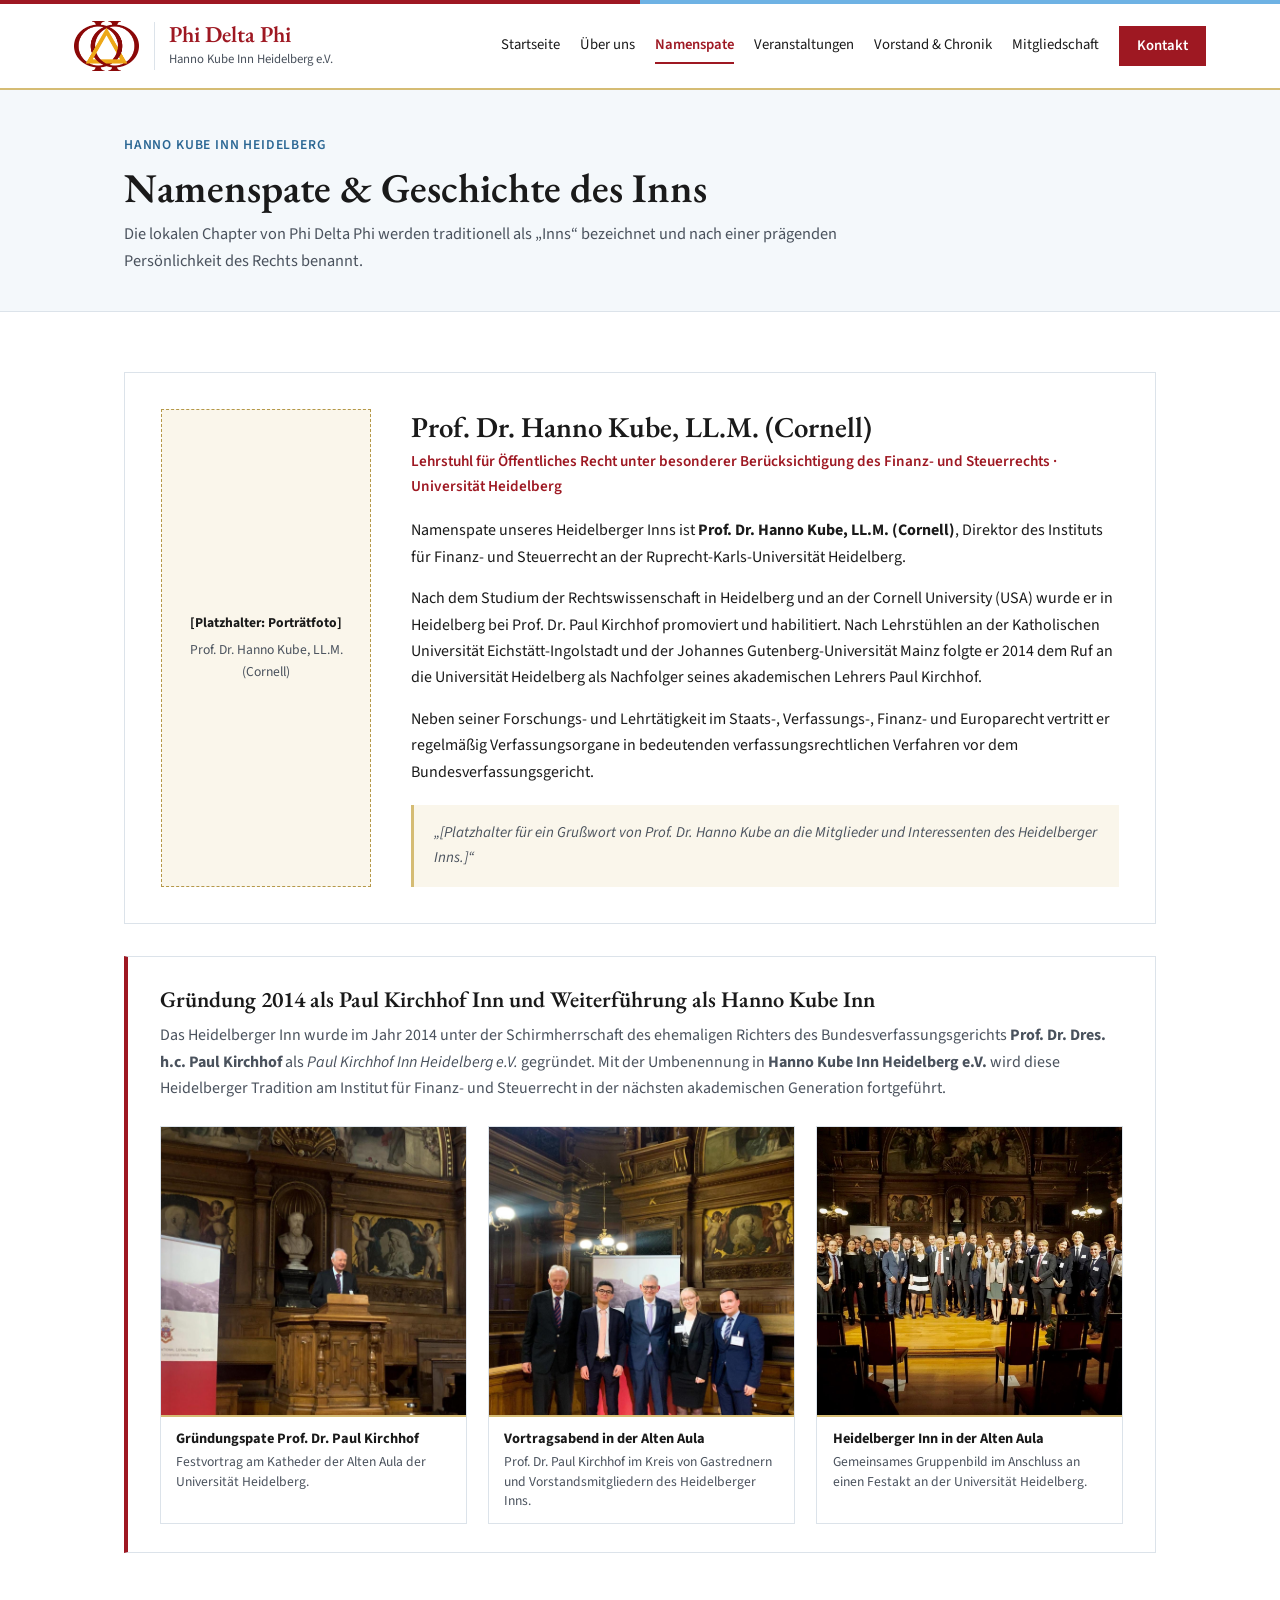
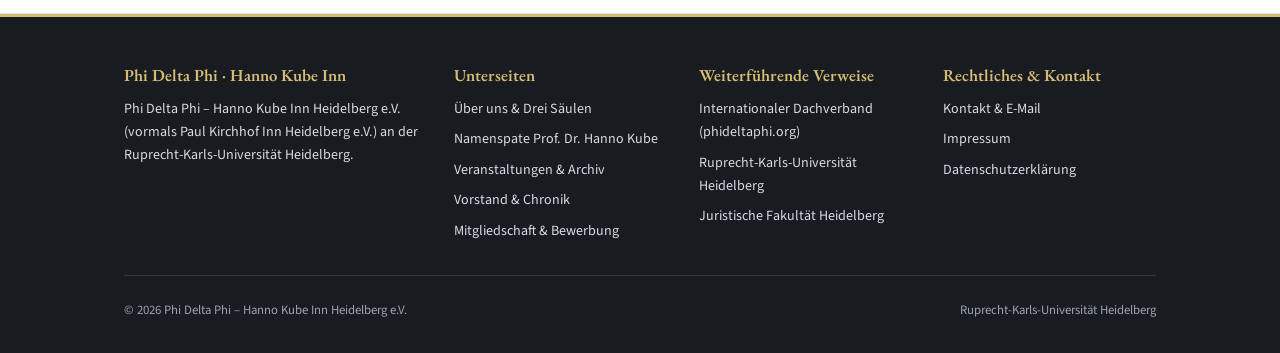
<file: namenspate.html>
<!DOCTYPE html>
<html lang="de">
<head>
  <meta charset="UTF-8" />
  <meta name="viewport" content="width=device-width, initial-scale=1.0" />
  <title>Namenspate | Phi Delta Phi – Hanno Kube Inn Heidelberg e.V.</title>
  <link rel="icon" type="image/png" href="assets/pdp-logo.png" />
  <link rel="preconnect" href="https://fonts.googleapis.com">
  <link rel="preconnect" href="https://fonts.gstatic.com" crossorigin>
  <link href="https://fonts.googleapis.com/css2?family=EB+Garamond:ital,wght@0,500;0,600;0,700;1,400&family=Source+Sans+3:wght@400;600;700&display=swap" rel="stylesheet">
  <link rel="stylesheet" href="styles.css?v=3" />
</head>
<body>

  <header class="site-header" id="site-header">
    <div class="header-bar-top"></div>
    <div class="container nav-wrapper">
      <a href="index.html" class="brand">
        <img src="assets/pdp-logo.png" alt="Logo Phi Delta Phi" class="brand-logo-img" />
        <div class="brand-text">
          <span class="brand-title">Phi Delta Phi</span>
          <span class="brand-subtitle">Hanno Kube Inn Heidelberg e.V.</span>
        </div>
      </a>

      <button class="mobile-menu-btn" id="mobile-menu-btn" aria-label="Menü öffnen">Menü</button>

      <nav class="nav-links" id="nav-links">
        <a href="index.html">Startseite</a>
        <a href="ueber-uns.html">Über&nbsp;uns</a>
        <a href="namenspate.html" class="active">Namenspate</a>
        <a href="veranstaltungen.html">Veranstaltungen</a>
        <a href="vorstand.html">Vorstand&nbsp;&amp;&nbsp;Chronik</a>
        <a href="mitgliedschaft.html">Mitgliedschaft</a>
        <a href="kontakt.html" class="nav-cta">Kontakt</a>
      </nav>
    </div>
  </header>

  <main>
    <div class="page-header">
      <div class="container">
        <div class="page-header-subtitle">Hanno Kube Inn Heidelberg</div>
        <h1>Namenspate &amp; Geschichte des Inns</h1>
        <p>
          Die lokalen Chapter von Phi Delta Phi werden traditionell als „Inns“ bezeichnet und nach einer prägenden Persönlichkeit des Rechts benannt.
        </p>
      </div>
    </div>

    <section>
      <div class="container">
        <div class="patron-layout">
          <div class="portrait-box">
            <strong>[Platzhalter: Porträtfoto]</strong>
            <span>Prof. Dr. Hanno Kube, LL.M. (Cornell)</span>
          </div>

          <div class="patron-details">
            <h2>Prof. Dr. Hanno Kube, LL.M. (Cornell)</h2>
            <div class="patron-chair">
              Lehrstuhl für Öffentliches Recht unter besonderer Berücksichtigung des Finanz- und Steuerrechts · Universität Heidelberg
            </div>
            <p>
              Namenspate unseres Heidelberger Inns ist <strong>Prof. Dr. Hanno Kube, LL.M. (Cornell)</strong>, Direktor des Instituts für Finanz- und Steuerrecht an der Ruprecht-Karls-Universität Heidelberg.
            </p>
            <p>
              Nach dem Studium der Rechtswissenschaft in Heidelberg und an der Cornell University (USA) wurde er in Heidelberg bei Prof. Dr. Paul Kirchhof promoviert und habilitiert. Nach Lehrstühlen an der Katholischen Universität Eichstätt-Ingolstadt und der Johannes Gutenberg-Universität Mainz folgte er 2014 dem Ruf an die Universität Heidelberg als Nachfolger seines akademischen Lehrers Paul Kirchhof.
            </p>
            <p>
              Neben seiner Forschungs- und Lehrtätigkeit im Staats-, Verfassungs-, Finanz- und Europarecht vertritt er regelmäßig Verfassungsorgane in bedeutenden verfassungsrechtlichen Verfahren vor dem Bundesverfassungsgericht.
            </p>
            <div class="patron-greeting">
              „[Platzhalter für ein Grußwort von Prof. Dr. Hanno Kube an die Mitglieder und Interessenten des Heidelberger Inns.]“
            </div>
          </div>
        </div>

        <div class="history-box">
          <h3>Gründung 2014 als Paul Kirchhof Inn und Weiterführung als Hanno Kube Inn</h3>
          <p>
            Das Heidelberger Inn wurde im Jahr 2014 unter der Schirmherrschaft des ehemaligen Richters des Bundesverfassungsgerichts <strong>Prof. Dr. Dres. h.c. Paul Kirchhof</strong> als <em>Paul Kirchhof Inn Heidelberg e.V.</em> gegründet. Mit der Umbenennung in <strong>Hanno Kube Inn Heidelberg e.V.</strong> wird diese Heidelberger Tradition am Institut für Finanz- und Steuerrecht in der nächsten akademischen Generation fortgeführt.
          </p>

          <div class="gallery-grid-3" style="margin-top: 1.5rem;">
            <figure class="photo-figure tall">
              <img src="assets/photos/IMG_20261115_143157_9.jpg" alt="Prof. Dr. Dres. h.c. Paul Kirchhof am Rednerpult der Alten Aula" />
              <figcaption>
                <strong>Gründungspate Prof. Dr. Paul Kirchhof</strong>
                Festvortrag am Katheder der Alten Aula der Universität Heidelberg.
              </figcaption>
            </figure>

            <figure class="photo-figure tall">
              <img src="assets/photos/IMG_20261115_143157_2.jpg" alt="Prof. Dr. Paul Kirchhof mit Gastrednern und Vorstand in der Alten Aula" />
              <figcaption>
                <strong>Vortragsabend in der Alten Aula</strong>
                Prof. Dr. Paul Kirchhof im Kreis von Gastrednern und Vorstandsmitgliedern des Heidelberger Inns.
              </figcaption>
            </figure>

            <figure class="photo-figure tall">
              <img src="assets/photos/IMG_20261115_143156_3.jpg" alt="Mitglieder des Inns mit Prof. Dr. Paul Kirchhof in der Alten Aula" />
              <figcaption>
                <strong>Heidelberger Inn in der Alten Aula</strong>
                Gemeinsames Gruppenbild im Anschluss an einen Festakt an der Universität Heidelberg.
              </figcaption>
            </figure>
          </div>
        </div>
      </div>
    </section>
  </main>

  <footer class="site-footer">
    <div class="container">
      <div class="footer-grid">
        <div class="footer-col">
          <h4>Phi Delta Phi · Hanno Kube Inn</h4>
          <p>
            Phi Delta Phi – Hanno Kube Inn Heidelberg e.V. (vormals Paul Kirchhof Inn Heidelberg e.V.) an der Ruprecht-Karls-Universität Heidelberg.
          </p>
        </div>

        <div class="footer-col">
          <h4>Unterseiten</h4>
          <div class="footer-links">
            <a href="ueber-uns.html">Über uns &amp; Drei Säulen</a>
            <a href="namenspate.html">Namenspate Prof. Dr. Hanno Kube</a>
            <a href="veranstaltungen.html">Veranstaltungen &amp; Archiv</a>
            <a href="vorstand.html">Vorstand &amp; Chronik</a>
            <a href="mitgliedschaft.html">Mitgliedschaft &amp; Bewerbung</a>
          </div>
        </div>

        <div class="footer-col">
          <h4>Weiterführende Verweise</h4>
          <div class="footer-links">
            <a href="https://www.phideltaphi.org" target="_blank" rel="noopener">Internationaler Dachverband (phideltaphi.org)</a>
            <a href="https://www.uni-heidelberg.de" target="_blank" rel="noopener">Ruprecht-Karls-Universität Heidelberg</a>
            <a href="https://www.jura.uni-heidelberg.de" target="_blank" rel="noopener">Juristische Fakultät Heidelberg</a>
          </div>
        </div>

        <div class="footer-col">
          <h4>Rechtliches &amp; Kontakt</h4>
          <div class="footer-links">
            <a href="kontakt.html">Kontakt &amp; E-Mail</a>
            <a href="kontakt.html#impressum">Impressum</a>
            <a href="kontakt.html#datenschutz">Datenschutzerklärung</a>
          </div>
        </div>
      </div>

      <div class="footer-bottom">
        <span>© 2026 Phi Delta Phi – Hanno Kube Inn Heidelberg e.V.</span>
        <span>Ruprecht-Karls-Universität Heidelberg</span>
      </div>
    </div>
  </footer>

  <script src="script.js"></script>
</body>
</html>
</file>
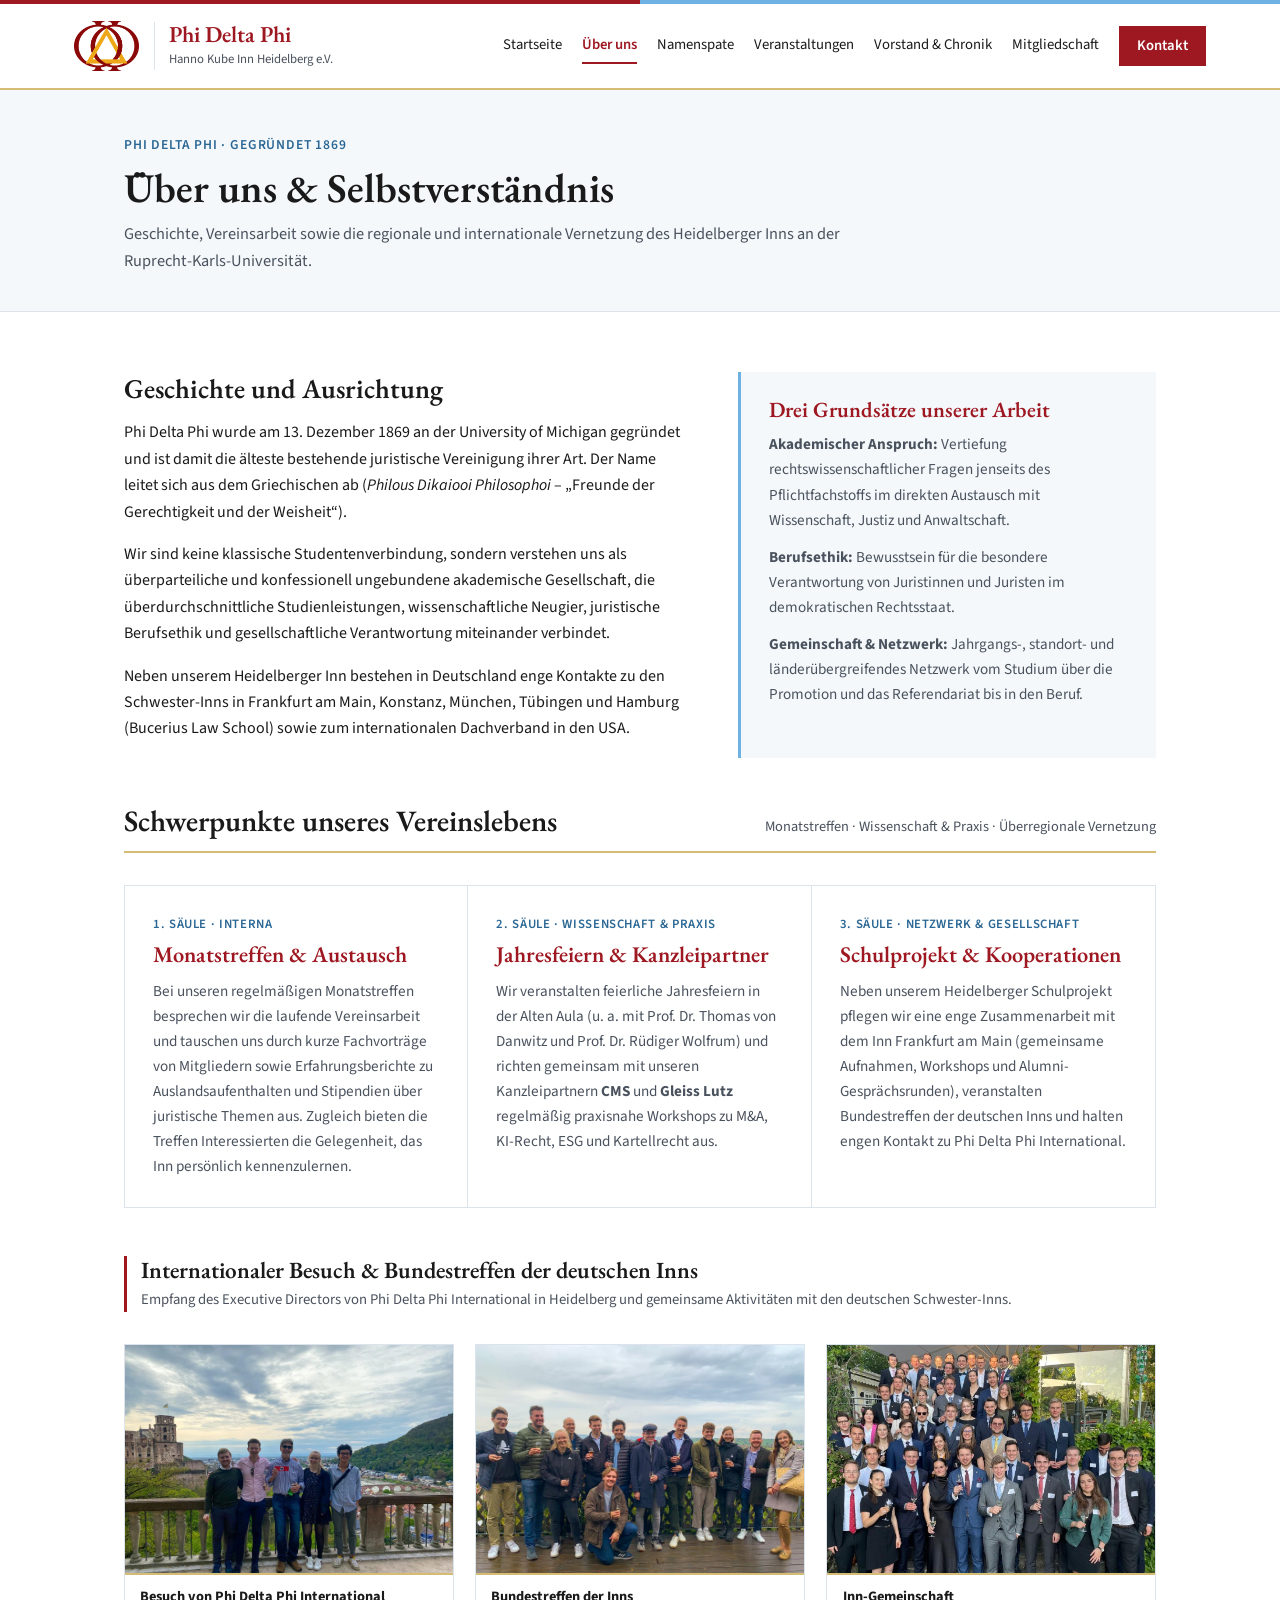
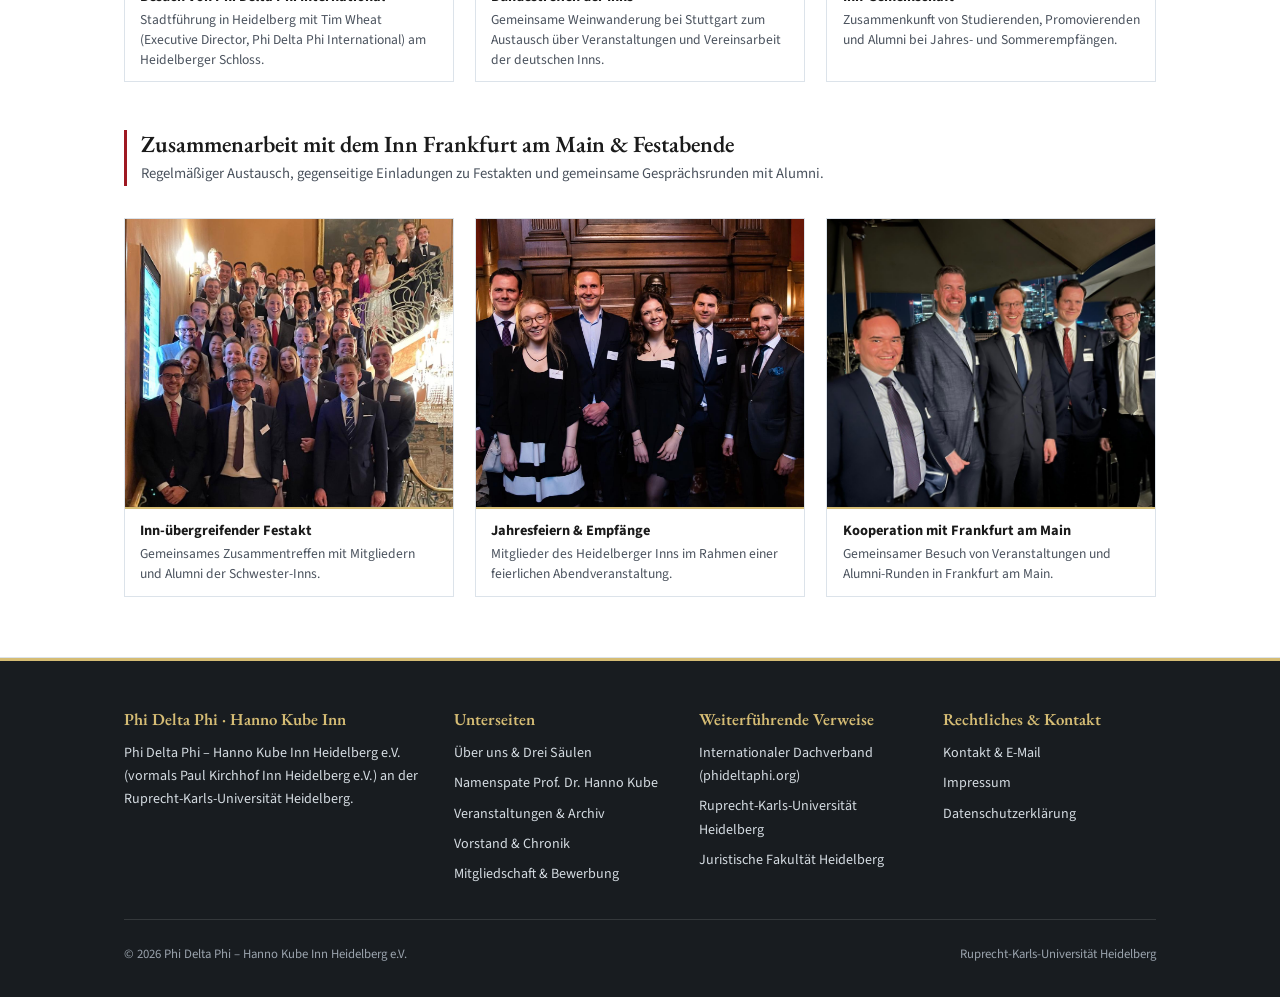
<file: ueber-uns.html>
<!DOCTYPE html>
<html lang="de">
<head>
  <meta charset="UTF-8" />
  <meta name="viewport" content="width=device-width, initial-scale=1.0" />
  <title>Über uns | Phi Delta Phi – Hanno Kube Inn Heidelberg e.V.</title>
  <link rel="icon" type="image/png" href="assets/pdp-logo.png" />
  <link rel="preconnect" href="https://fonts.googleapis.com">
  <link rel="preconnect" href="https://fonts.gstatic.com" crossorigin>
  <link href="https://fonts.googleapis.com/css2?family=EB+Garamond:ital,wght@0,500;0,600;0,700;1,400&family=Source+Sans+3:wght@400;600;700&display=swap" rel="stylesheet">
  <link rel="stylesheet" href="styles.css?v=3" />
</head>
<body>

  <header class="site-header" id="site-header">
    <div class="header-bar-top"></div>
    <div class="container nav-wrapper">
      <a href="index.html" class="brand">
        <img src="assets/pdp-logo.png" alt="Logo Phi Delta Phi" class="brand-logo-img" />
        <div class="brand-text">
          <span class="brand-title">Phi Delta Phi</span>
          <span class="brand-subtitle">Hanno Kube Inn Heidelberg e.V.</span>
        </div>
      </a>

      <button class="mobile-menu-btn" id="mobile-menu-btn" aria-label="Menü öffnen">Menü</button>

      <nav class="nav-links" id="nav-links">
        <a href="index.html">Startseite</a>
        <a href="ueber-uns.html" class="active">Über&nbsp;uns</a>
        <a href="namenspate.html">Namenspate</a>
        <a href="veranstaltungen.html">Veranstaltungen</a>
        <a href="vorstand.html">Vorstand&nbsp;&amp;&nbsp;Chronik</a>
        <a href="mitgliedschaft.html">Mitgliedschaft</a>
        <a href="kontakt.html" class="nav-cta">Kontakt</a>
      </nav>
    </div>
  </header>

  <main>
    <div class="page-header">
      <div class="container">
        <div class="page-header-subtitle">Phi Delta Phi · Gegründet 1869</div>
        <h1>Über uns &amp; Selbstverständnis</h1>
        <p>
          Geschichte, Vereinsarbeit sowie die regionale und internationale Vernetzung des Heidelberger Inns an der Ruprecht-Karls-Universität.
        </p>
      </div>
    </div>

    <section>
      <div class="container">
        <div class="about-columns">
          <div>
            <h2 style="font-size: 1.7rem; margin-bottom: 0.85rem;">Geschichte und Ausrichtung</h2>
            <p>
              Phi Delta Phi wurde am 13. Dezember 1869 an der University of Michigan gegründet und ist damit die älteste bestehende juristische Vereinigung ihrer Art. Der Name leitet sich aus dem Griechischen ab (<em>Philous Dikaiooi Philosophoi</em> – „Freunde der Gerechtigkeit und der Weisheit“).
            </p>
            <p>
              Wir sind keine klassische Studentenverbindung, sondern verstehen uns als überparteiliche und konfessionell ungebundene akademische Gesellschaft, die überdurchschnittliche Studienleistungen, wissenschaftliche Neugier, juristische Berufsethik und gesellschaftliche Verantwortung miteinander verbindet.
            </p>
            <p>
              Neben unserem Heidelberger Inn bestehen in Deutschland enge Kontakte zu den Schwester-Inns in Frankfurt am Main, Konstanz, München, Tübingen und Hamburg (Bucerius Law School) sowie zum internationalen Dachverband in den USA.
            </p>
          </div>

          <div class="quote-box">
            <h3>Drei Grundsätze unserer Arbeit</h3>
            <p>
              <strong>Akademischer Anspruch:</strong> Vertiefung rechtswissenschaftlicher Fragen jenseits des Pflichtfachstoffs im direkten Austausch mit Wissenschaft, Justiz und Anwaltschaft.
            </p>
            <p>
              <strong>Berufsethik:</strong> Bewusstsein für die besondere Verantwortung von Juristinnen und Juristen im demokratischen Rechtsstaat.
            </p>
            <p>
              <strong>Gemeinschaft &amp; Netzwerk:</strong> Jahrgangs-, standort- und länderübergreifendes Netzwerk vom Studium über die Promotion und das Referendariat bis in den Beruf.
            </p>
          </div>
        </div>

        <div class="section-heading">
          <h2>Schwerpunkte unseres Vereinslebens</h2>
          <span>Monatstreffen · Wissenschaft &amp; Praxis · Überregionale Vernetzung</span>
        </div>

        <div class="pillars-table">
          <div class="pillar-col">
            <span class="pillar-col-label">1. Säule · Interna</span>
            <h3>Monatstreffen &amp; Austausch</h3>
            <p>
              Bei unseren regelmäßigen Monatstreffen besprechen wir die laufende Vereinsarbeit und tauschen uns durch kurze Fachvorträge von Mitgliedern sowie Erfahrungsberichte zu Auslandsaufenthalten und Stipendien über juristische Themen aus. Zugleich bieten die Treffen Interessierten die Gelegenheit, das Inn persönlich kennenzulernen.
            </p>
          </div>

          <div class="pillar-col">
            <span class="pillar-col-label">2. Säule · Wissenschaft &amp; Praxis</span>
            <h3>Jahresfeiern &amp; Kanzleipartner</h3>
            <p>
              Wir veranstalten feierliche Jahresfeiern in der Alten Aula (u. a. mit Prof. Dr. Thomas von Danwitz und Prof. Dr. Rüdiger Wolfrum) und richten gemeinsam mit unseren Kanzleipartnern <strong>CMS</strong> und <strong>Gleiss Lutz</strong> regelmäßig praxisnahe Workshops zu M&amp;A, KI-Recht, ESG und Kartellrecht aus.
            </p>
          </div>

          <div class="pillar-col">
            <span class="pillar-col-label">3. Säule · Netzwerk &amp; Gesellschaft</span>
            <h3>Schulprojekt &amp; Kooperationen</h3>
            <p>
              Neben unserem Heidelberger Schulprojekt pflegen wir eine enge Zusammenarbeit mit dem Inn Frankfurt am Main (gemeinsame Aufnahmen, Workshops und Alumni-Gesprächsrunden), veranstalten Bundestreffen der deutschen Inns und halten engen Kontakt zu Phi Delta Phi International.
            </p>
          </div>
        </div>

        <div class="cluster-block">
          <div class="cluster-header">
            <h3>Internationaler Besuch &amp; Bundestreffen der deutschen Inns</h3>
            <p>Empfang des Executive Directors von Phi Delta Phi International in Heidelberg und gemeinsame Aktivitäten mit den deutschen Schwester-Inns.</p>
          </div>
          <div class="gallery-grid-3">
            <figure class="photo-figure">
              <img src="assets/photos/IMG_20261115_143158_4.jpg" alt="Besuch von Tim Wheat, Executive Director von Phi Delta Phi International, am Heidelberger Schloss" />
              <figcaption>
                <strong>Besuch von Phi Delta Phi International</strong>
                Stadtführung in Heidelberg mit Tim Wheat (Executive Director, Phi Delta Phi International) am Heidelberger Schloss.
              </figcaption>
            </figure>

            <figure class="photo-figure">
              <img src="assets/photos/IMG_20261115_143156_1.jpg" alt="Weinwanderung beim Bundestreffen der deutschen Inns" />
              <figcaption>
                <strong>Bundestreffen der Inns</strong>
                Gemeinsame Weinwanderung bei Stuttgart zum Austausch über Veranstaltungen und Vereinsarbeit der deutschen Inns.
              </figcaption>
            </figure>

            <figure class="photo-figure">
              <img src="assets/photos/IMG_20261115_143156_2.jpg" alt="Empfang im Sommersemester" />
              <figcaption>
                <strong>Inn-Gemeinschaft</strong>
                Zusammenkunft von Studierenden, Promovierenden und Alumni bei Jahres- und Sommerempfängen.
              </figcaption>
            </figure>
          </div>
        </div>

        <div class="cluster-block">
          <div class="cluster-header">
            <h3>Zusammenarbeit mit dem Inn Frankfurt am Main &amp; Festabende</h3>
            <p>Regelmäßiger Austausch, gegenseitige Einladungen zu Festakten und gemeinsame Gesprächsrunden mit Alumni.</p>
          </div>
          <div class="gallery-grid-3">
            <figure class="photo-figure tall">
              <img src="assets/photos/IMG_20261115_143156_4.jpg" alt="Festakt auf der Treppe" />
              <figcaption>
                <strong>Inn-übergreifender Festakt</strong>
                Gemeinsames Zusammentreffen mit Mitgliedern und Alumni der Schwester-Inns.
              </figcaption>
            </figure>

            <figure class="photo-figure tall">
              <img src="assets/photos/IMG_20261115_143157_8.jpg" alt="Mitglieder beim Festabend" />
              <figcaption>
                <strong>Jahresfeiern &amp; Empfänge</strong>
                Mitglieder des Heidelberger Inns im Rahmen einer feierlichen Abendveranstaltung.
              </figcaption>
            </figure>

            <figure class="photo-figure tall">
              <img src="assets/photos/IMG_20261115_143158_5.jpg" alt="Überregionales Treffen in Frankfurt" />
              <figcaption>
                <strong>Kooperation mit Frankfurt am Main</strong>
                Gemeinsamer Besuch von Veranstaltungen und Alumni-Runden in Frankfurt am Main.
              </figcaption>
            </figure>
          </div>
        </div>
      </div>
    </section>
  </main>

  <footer class="site-footer">
    <div class="container">
      <div class="footer-grid">
        <div class="footer-col">
          <h4>Phi Delta Phi · Hanno Kube Inn</h4>
          <p>
            Phi Delta Phi – Hanno Kube Inn Heidelberg e.V. (vormals Paul Kirchhof Inn Heidelberg e.V.) an der Ruprecht-Karls-Universität Heidelberg.
          </p>
        </div>

        <div class="footer-col">
          <h4>Unterseiten</h4>
          <div class="footer-links">
            <a href="ueber-uns.html">Über uns &amp; Drei Säulen</a>
            <a href="namenspate.html">Namenspate Prof. Dr. Hanno Kube</a>
            <a href="veranstaltungen.html">Veranstaltungen &amp; Archiv</a>
            <a href="vorstand.html">Vorstand &amp; Chronik</a>
            <a href="mitgliedschaft.html">Mitgliedschaft &amp; Bewerbung</a>
          </div>
        </div>

        <div class="footer-col">
          <h4>Weiterführende Verweise</h4>
          <div class="footer-links">
            <a href="https://www.phideltaphi.org" target="_blank" rel="noopener">Internationaler Dachverband (phideltaphi.org)</a>
            <a href="https://www.uni-heidelberg.de" target="_blank" rel="noopener">Ruprecht-Karls-Universität Heidelberg</a>
            <a href="https://www.jura.uni-heidelberg.de" target="_blank" rel="noopener">Juristische Fakultät Heidelberg</a>
          </div>
        </div>

        <div class="footer-col">
          <h4>Rechtliches &amp; Kontakt</h4>
          <div class="footer-links">
            <a href="kontakt.html">Kontakt &amp; E-Mail</a>
            <a href="kontakt.html#impressum">Impressum</a>
            <a href="kontakt.html#datenschutz">Datenschutzerklärung</a>
          </div>
        </div>
      </div>

      <div class="footer-bottom">
        <span>© 2026 Phi Delta Phi – Hanno Kube Inn Heidelberg e.V.</span>
        <span>Ruprecht-Karls-Universität Heidelberg</span>
      </div>
    </div>
  </footer>

  <script src="script.js"></script>
</body>
</html>
</file>
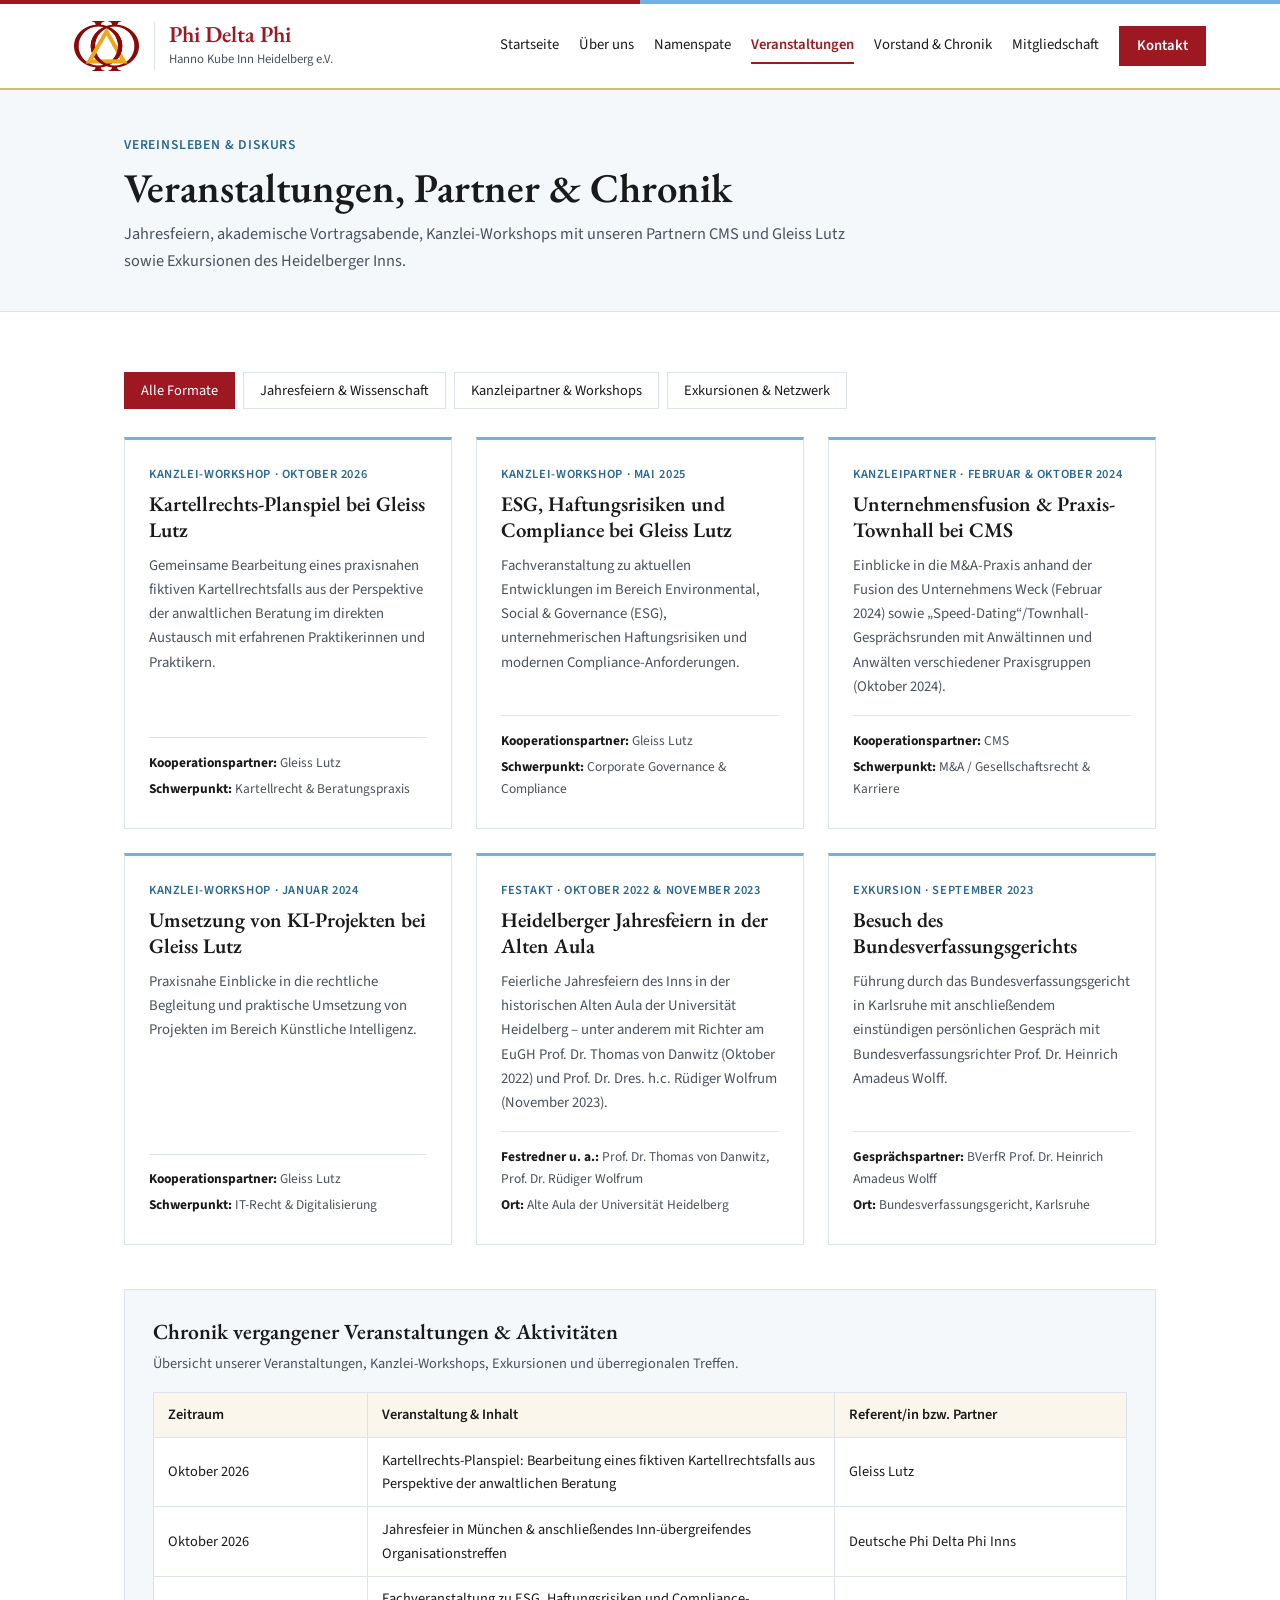
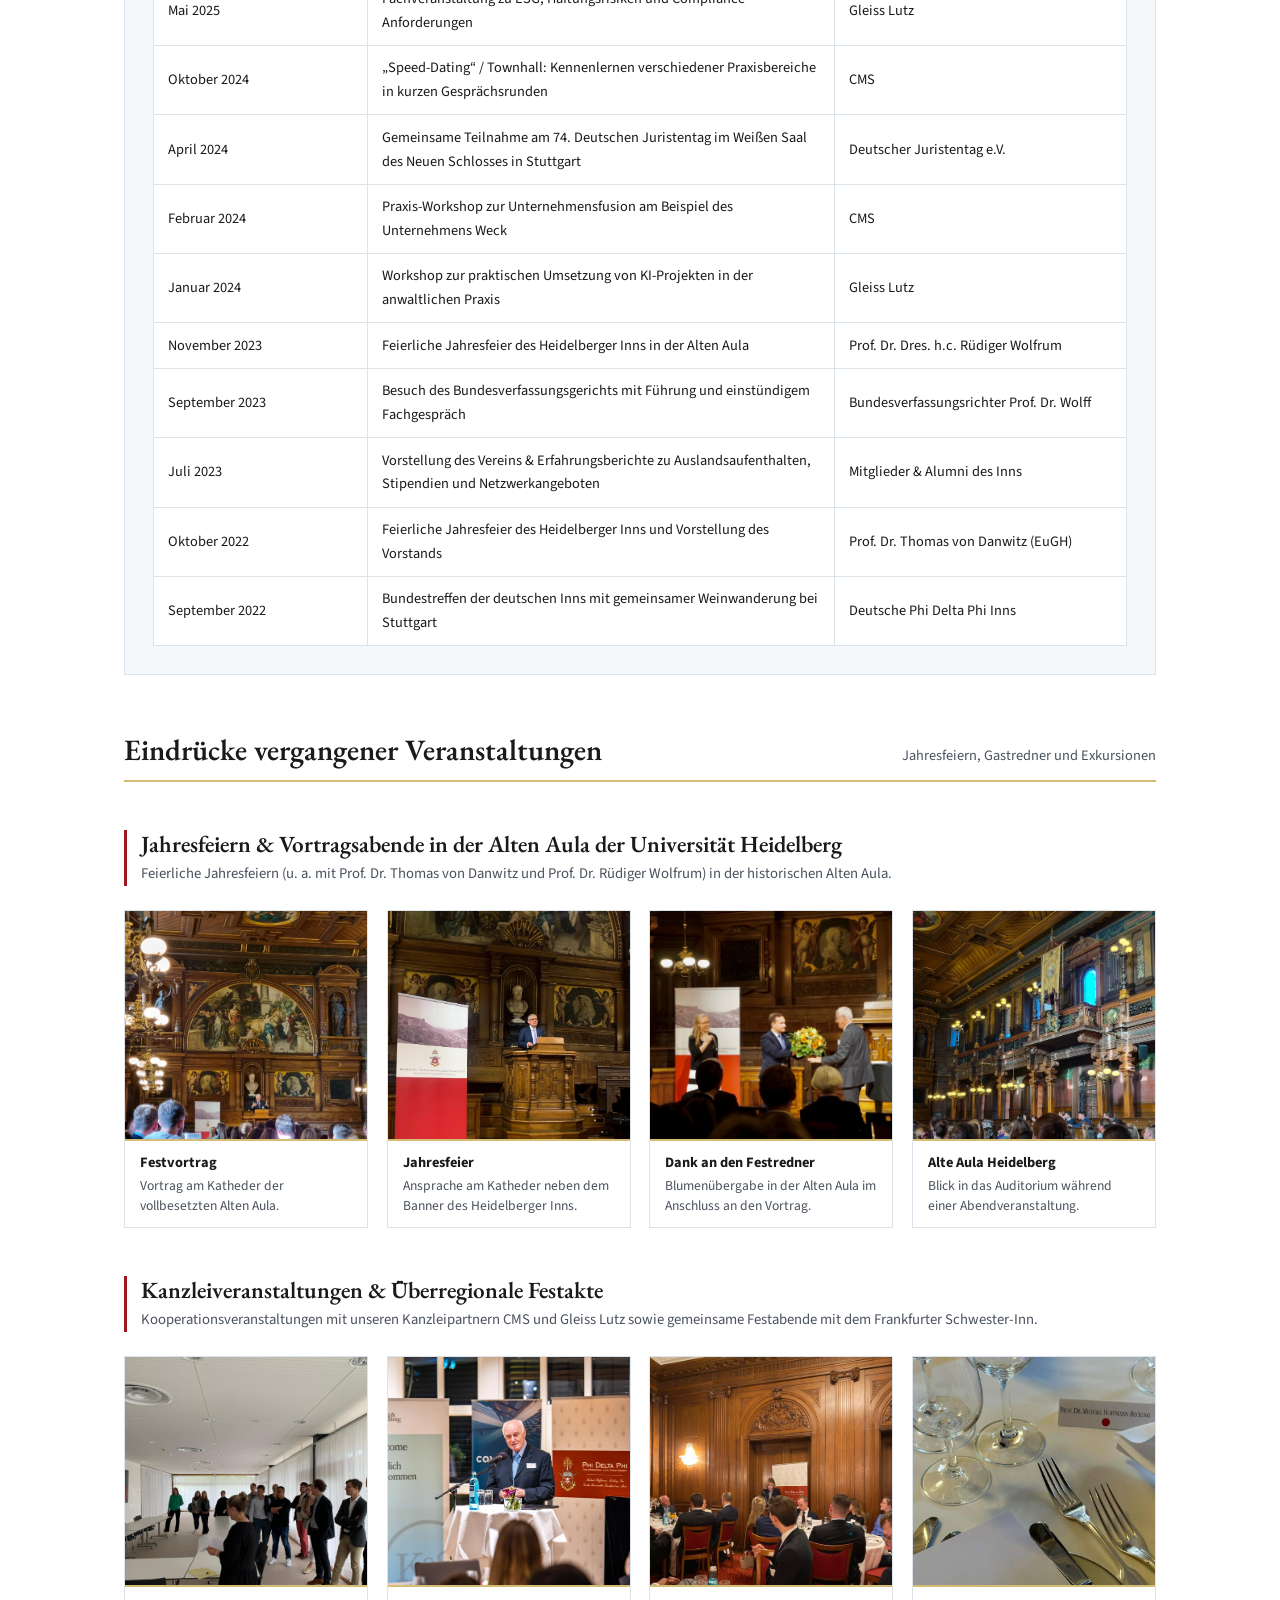
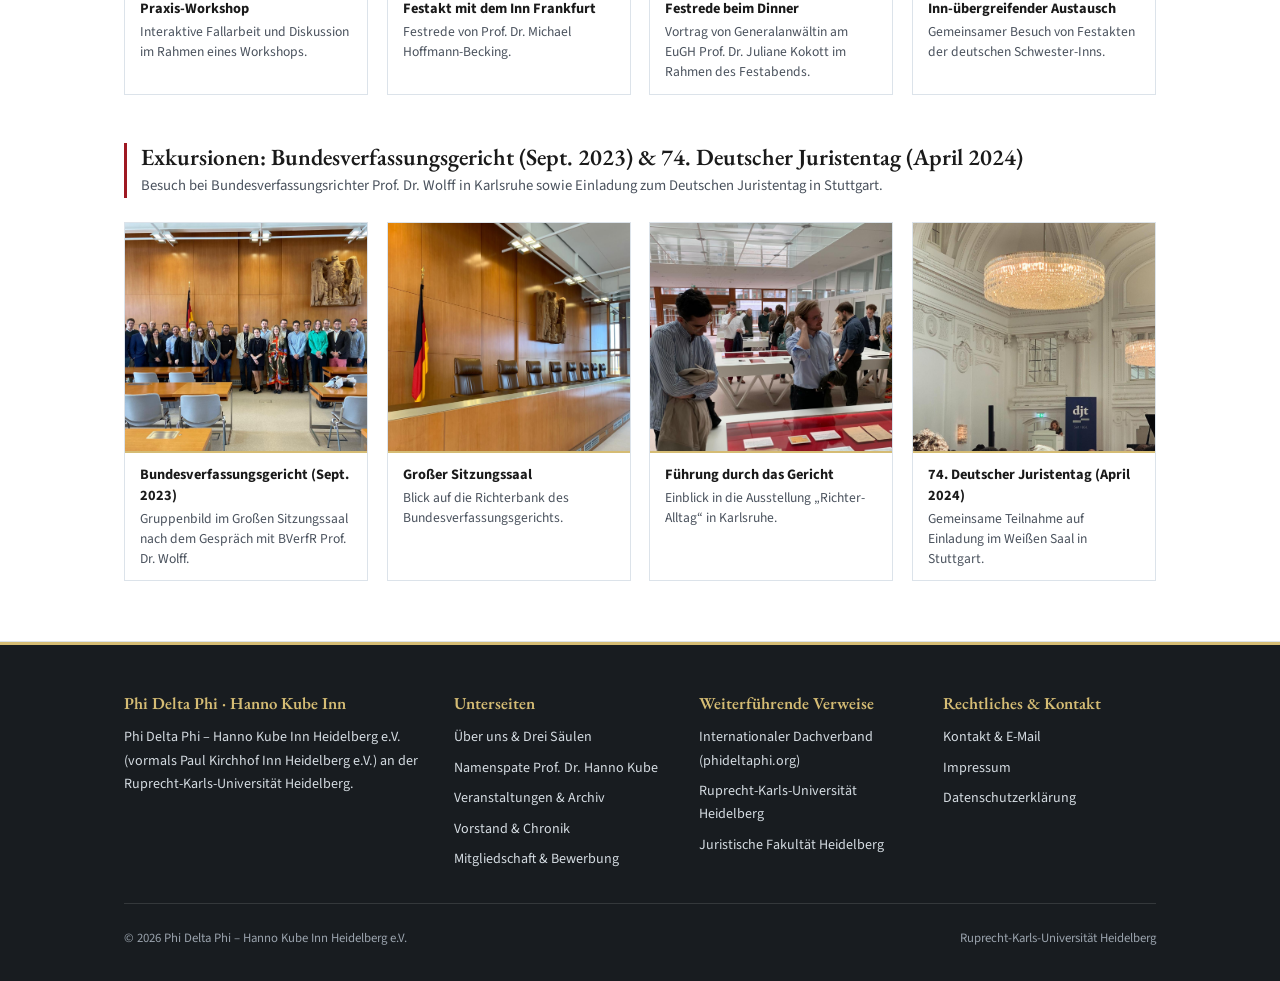
<file: veranstaltungen.html>
<!DOCTYPE html>
<html lang="de">
<head>
  <meta charset="UTF-8" />
  <meta name="viewport" content="width=device-width, initial-scale=1.0" />
  <title>Veranstaltungen | Phi Delta Phi – Hanno Kube Inn Heidelberg e.V.</title>
  <link rel="icon" type="image/png" href="assets/pdp-logo.png" />
  <link rel="preconnect" href="https://fonts.googleapis.com">
  <link rel="preconnect" href="https://fonts.gstatic.com" crossorigin>
  <link href="https://fonts.googleapis.com/css2?family=EB+Garamond:ital,wght@0,500;0,600;0,700;1,400&family=Source+Sans+3:wght@400;600;700&display=swap" rel="stylesheet">
  <link rel="stylesheet" href="styles.css?v=3" />
</head>
<body>

  <header class="site-header" id="site-header">
    <div class="header-bar-top"></div>
    <div class="container nav-wrapper">
      <a href="index.html" class="brand">
        <img src="assets/pdp-logo.png" alt="Logo Phi Delta Phi" class="brand-logo-img" />
        <div class="brand-text">
          <span class="brand-title">Phi Delta Phi</span>
          <span class="brand-subtitle">Hanno Kube Inn Heidelberg e.V.</span>
        </div>
      </a>

      <button class="mobile-menu-btn" id="mobile-menu-btn" aria-label="Menü öffnen">Menü</button>

      <nav class="nav-links" id="nav-links">
        <a href="index.html">Startseite</a>
        <a href="ueber-uns.html">Über&nbsp;uns</a>
        <a href="namenspate.html">Namenspate</a>
        <a href="veranstaltungen.html" class="active">Veranstaltungen</a>
        <a href="vorstand.html">Vorstand&nbsp;&amp;&nbsp;Chronik</a>
        <a href="mitgliedschaft.html">Mitgliedschaft</a>
        <a href="kontakt.html" class="nav-cta">Kontakt</a>
      </nav>
    </div>
  </header>

  <main>
    <div class="page-header">
      <div class="container">
        <div class="page-header-subtitle">Vereinsleben &amp; Diskurs</div>
        <h1>Veranstaltungen, Partner &amp; Chronik</h1>
        <p>
          Jahresfeiern, akademische Vortragsabende, Kanzlei-Workshops mit unseren Partnern CMS und Gleiss Lutz sowie Exkursionen des Heidelberger Inns.
        </p>
      </div>
    </div>

    <section>
      <div class="container">
        <div class="filter-bar" role="tablist">
          <button class="tab-btn active" data-filter="all">Alle Formate</button>
          <button class="tab-btn" data-filter="wissenschaft">Jahresfeiern &amp; Wissenschaft</button>
          <button class="tab-btn" data-filter="kanzleien">Kanzleipartner &amp; Workshops</button>
          <button class="tab-btn" data-filter="exkursionen">Exkursionen &amp; Netzwerk</button>
        </div>

        <div class="events-list" id="events-grid">
          <article class="event-card" data-category="kanzleien">
            <div>
              <span class="event-type">Kanzlei-Workshop · Oktober 2026</span>
              <h3>Kartellrechts-Planspiel bei Gleiss Lutz</h3>
              <p>
                Gemeinsame Bearbeitung eines praxisnahen fiktiven Kartellrechtsfalls aus der Perspektive der anwaltlichen Beratung im direkten Austausch mit erfahrenen Praktikerinnen und Praktikern.
              </p>
            </div>
            <div class="event-meta">
              <div><strong>Kooperationspartner:</strong> Gleiss Lutz</div>
              <div><strong>Schwerpunkt:</strong> Kartellrecht &amp; Beratungspraxis</div>
            </div>
          </article>

          <article class="event-card" data-category="kanzleien">
            <div>
              <span class="event-type">Kanzlei-Workshop · Mai 2025</span>
              <h3>ESG, Haftungsrisiken und Compliance bei Gleiss Lutz</h3>
              <p>
                Fachveranstaltung zu aktuellen Entwicklungen im Bereich Environmental, Social &amp; Governance (ESG), unternehmerischen Haftungsrisiken und modernen Compliance-Anforderungen.
              </p>
            </div>
            <div class="event-meta">
              <div><strong>Kooperationspartner:</strong> Gleiss Lutz</div>
              <div><strong>Schwerpunkt:</strong> Corporate Governance &amp; Compliance</div>
            </div>
          </article>

          <article class="event-card" data-category="kanzleien">
            <div>
              <span class="event-type">Kanzleipartner · Februar &amp; Oktober 2024</span>
              <h3>Unternehmensfusion &amp; Praxis-Townhall bei CMS</h3>
              <p>
                Einblicke in die M&amp;A-Praxis anhand der Fusion des Unternehmens Weck (Februar 2024) sowie „Speed-Dating“/Townhall-Gesprächsrunden mit Anwältinnen und Anwälten verschiedener Praxisgruppen (Oktober 2024).
              </p>
            </div>
            <div class="event-meta">
              <div><strong>Kooperationspartner:</strong> CMS</div>
              <div><strong>Schwerpunkt:</strong> M&amp;A / Gesellschaftsrecht &amp; Karriere</div>
            </div>
          </article>

          <article class="event-card" data-category="kanzleien">
            <div>
              <span class="event-type">Kanzlei-Workshop · Januar 2024</span>
              <h3>Umsetzung von KI-Projekten bei Gleiss Lutz</h3>
              <p>
                Praxisnahe Einblicke in die rechtliche Begleitung und praktische Umsetzung von Projekten im Bereich Künstliche Intelligenz.
              </p>
            </div>
            <div class="event-meta">
              <div><strong>Kooperationspartner:</strong> Gleiss Lutz</div>
              <div><strong>Schwerpunkt:</strong> IT-Recht &amp; Digitalisierung</div>
            </div>
          </article>

          <article class="event-card" data-category="wissenschaft">
            <div>
              <span class="event-type">Festakt · Oktober 2022 &amp; November 2023</span>
              <h3>Heidelberger Jahresfeiern in der Alten Aula</h3>
              <p>
                Feierliche Jahresfeiern des Inns in der historischen Alten Aula der Universität Heidelberg – unter anderem mit Richter am EuGH Prof. Dr. Thomas von Danwitz (Oktober 2022) und Prof. Dr. Dres. h.c. Rüdiger Wolfrum (November 2023).
              </p>
            </div>
            <div class="event-meta">
              <div><strong>Festredner u. a.:</strong> Prof. Dr. Thomas von Danwitz, Prof. Dr. Rüdiger Wolfrum</div>
              <div><strong>Ort:</strong> Alte Aula der Universität Heidelberg</div>
            </div>
          </article>

          <article class="event-card" data-category="exkursionen">
            <div>
              <span class="event-type">Exkursion · September 2023</span>
              <h3>Besuch des Bundesverfassungsgerichts</h3>
              <p>
                Führung durch das Bundesverfassungsgericht in Karlsruhe mit anschließendem einstündigen persönlichen Gespräch mit Bundesverfassungsrichter Prof. Dr. Heinrich Amadeus Wolff.
              </p>
            </div>
            <div class="event-meta">
              <div><strong>Gesprächspartner:</strong> BVerfR Prof. Dr. Heinrich Amadeus Wolff</div>
              <div><strong>Ort:</strong> Bundesverfassungsgericht, Karlsruhe</div>
            </div>
          </article>
        </div>

        <!-- Chronologische Tabelle vergangener Veranstaltungen -->
        <div class="past-events-box">
          <h3>Chronik vergangener Veranstaltungen &amp; Aktivitäten</h3>
          <p style="font-size: 0.9rem; color: var(--text-muted);">
            Übersicht unserer Veranstaltungen, Kanzlei-Workshops, Exkursionen und überregionalen Treffen.
          </p>
          <table class="past-events-table">
            <thead>
              <tr>
                <th style="width: 22%;">Zeitraum</th>
                <th style="width: 48%;">Veranstaltung &amp; Inhalt</th>
                <th style="width: 30%;">Referent/in bzw. Partner</th>
              </tr>
            </thead>
            <tbody>
              <tr>
                <td>Oktober 2026</td>
                <td>Kartellrechts-Planspiel: Bearbeitung eines fiktiven Kartellrechtsfalls aus Perspektive der anwaltlichen Beratung</td>
                <td>Gleiss Lutz</td>
              </tr>
              <tr>
                <td>Oktober 2026</td>
                <td>Jahresfeier in München &amp; anschließendes Inn-übergreifendes Organisationstreffen</td>
                <td>Deutsche Phi Delta Phi Inns</td>
              </tr>
              <tr>
                <td>Mai 2025</td>
                <td>Fachveranstaltung zu ESG, Haftungsrisiken und Compliance-Anforderungen</td>
                <td>Gleiss Lutz</td>
              </tr>
              <tr>
                <td>Oktober 2024</td>
                <td>„Speed-Dating“ / Townhall: Kennenlernen verschiedener Praxisbereiche in kurzen Gesprächsrunden</td>
                <td>CMS</td>
              </tr>
              <tr>
                <td>April 2024</td>
                <td>Gemeinsame Teilnahme am 74. Deutschen Juristentag im Weißen Saal des Neuen Schlosses in Stuttgart</td>
                <td>Deutscher Juristentag e.V.</td>
              </tr>
              <tr>
                <td>Februar 2024</td>
                <td>Praxis-Workshop zur Unternehmensfusion am Beispiel des Unternehmens Weck</td>
                <td>CMS</td>
              </tr>
              <tr>
                <td>Januar 2024</td>
                <td>Workshop zur praktischen Umsetzung von KI-Projekten in der anwaltlichen Praxis</td>
                <td>Gleiss Lutz</td>
              </tr>
              <tr>
                <td>November 2023</td>
                <td>Feierliche Jahresfeier des Heidelberger Inns in der Alten Aula</td>
                <td>Prof. Dr. Dres. h.c. Rüdiger Wolfrum</td>
              </tr>
              <tr>
                <td>September 2023</td>
                <td>Besuch des Bundesverfassungsgerichts mit Führung und einstündigem Fachgespräch</td>
                <td>Bundesverfassungsrichter Prof. Dr. Wolff</td>
              </tr>
              <tr>
                <td>Juli 2023</td>
                <td>Vorstellung des Vereins &amp; Erfahrungsberichte zu Auslandsaufenthalten, Stipendien und Netzwerkangeboten</td>
                <td>Mitglieder &amp; Alumni des Inns</td>
              </tr>
              <tr>
                <td>Oktober 2022</td>
                <td>Feierliche Jahresfeier des Heidelberger Inns und Vorstellung des Vorstands</td>
                <td>Prof. Dr. Thomas von Danwitz (EuGH)</td>
              </tr>
              <tr>
                <td>September 2022</td>
                <td>Bundestreffen der deutschen Inns mit gemeinsamer Weinwanderung bei Stuttgart</td>
                <td>Deutsche Phi Delta Phi Inns</td>
              </tr>
            </tbody>
          </table>
        </div>

        <!-- Fotodokumentation nach Clustern -->
        <div style="margin-top: 3.5rem;">
          <div class="section-heading">
            <h2>Eindrücke vergangener Veranstaltungen</h2>
            <span>Jahresfeiern, Gastredner und Exkursionen</span>
          </div>

          <!-- Cluster 1: Vortragsabende in der Alten Aula Heidelberg -->
          <div class="cluster-block">
            <div class="cluster-header">
              <h3>Jahresfeiern &amp; Vortragsabende in der Alten Aula der Universität Heidelberg</h3>
              <p>Feierliche Jahresfeiern (u. a. mit Prof. Dr. Thomas von Danwitz und Prof. Dr. Rüdiger Wolfrum) in der historischen Alten Aula.</p>
            </div>
            <div class="gallery-grid-4">
              <figure class="photo-figure">
                <img src="assets/photos/IMG_20261115_143157_1.jpg" alt="Festvortrag in der Alten Aula Heidelberg" />
                <figcaption>
                  <strong>Festvortrag</strong>
                  Vortrag am Katheder der vollbesetzten Alten Aula.
                </figcaption>
              </figure>

              <figure class="photo-figure">
                <img src="assets/photos/IMG_20261115_143157_3.jpg" alt="Gastredner am Katheder der Alten Aula" />
                <figcaption>
                  <strong>Jahresfeier</strong>
                  Ansprache am Katheder neben dem Banner des Heidelberger Inns.
                </figcaption>
              </figure>

              <figure class="photo-figure">
                <img src="assets/photos/IMG_20261115_143156.jpg" alt="Dank an den Referenten in der Alten Aula" />
                <figcaption>
                  <strong>Dank an den Festredner</strong>
                  Blumenübergabe in der Alten Aula im Anschluss an den Vortrag.
                </figcaption>
              </figure>

              <figure class="photo-figure">
                <img src="assets/photos/IMG_20261115_143157_6.jpg" alt="Auditorium der Alten Aula Heidelberg" />
                <figcaption>
                  <strong>Alte Aula Heidelberg</strong>
                  Blick in das Auditorium während einer Abendveranstaltung.
                </figcaption>
              </figure>
            </div>
          </div>

          <!-- Cluster 2: Gastredner, Kanzleipartner & Überregionale Festakte -->
          <div class="cluster-block">
            <div class="cluster-header">
              <h3>Kanzleiveranstaltungen &amp; Überregionale Festakte</h3>
              <p>Kooperationsveranstaltungen mit unseren Kanzleipartnern CMS und Gleiss Lutz sowie gemeinsame Festabende mit dem Frankfurter Schwester-Inn.</p>
            </div>
            <div class="gallery-grid-4">
              <figure class="photo-figure">
                <img src="assets/photos/IMG_20261115_143158_2.jpg" alt="Praxis-Workshop des Inns" />
                <figcaption>
                  <strong>Praxis-Workshop</strong>
                  Interaktive Fallarbeit und Diskussion im Rahmen eines Workshops.
                </figcaption>
              </figure>

              <figure class="photo-figure">
                <img src="assets/photos/IMG_20261115_143158_9.jpg" alt="Festrede beim Jubiläumsfestakt" />
                <figcaption>
                  <strong>Festakt mit dem Inn Frankfurt</strong>
                  Festrede von Prof. Dr. Michael Hoffmann-Becking.
                </figcaption>
              </figure>

              <figure class="photo-figure">
                <img src="assets/photos/IMG_20261115_143157_7.jpg" alt="Festrede von Prof. Dr. Juliane Kokott beim Festdinner" />
                <figcaption>
                  <strong>Festrede beim Dinner</strong>
                  Vortrag von Generalanwältin am EuGH Prof. Dr. Juliane Kokott im Rahmen des Festabends.
                </figcaption>
              </figure>

              <figure class="photo-figure">
                <img src="assets/photos/IMG_20261115_143157_4.jpg" alt="Programmheft Jubiläumsfestakt" />
                <figcaption>
                  <strong>Inn-übergreifender Austausch</strong>
                  Gemeinsamer Besuch von Festakten der deutschen Schwester-Inns.
                </figcaption>
              </figure>
            </div>
          </div>

          <!-- Cluster 3: Exkursionen (Bundesverfassungsgericht & Deutscher Juristentag) -->
          <div class="cluster-block">
            <div class="cluster-header">
              <h3>Exkursionen: Bundesverfassungsgericht (Sept. 2023) &amp; 74. Deutscher Juristentag (April 2024)</h3>
              <p>Besuch bei Bundesverfassungsrichter Prof. Dr. Wolff in Karlsruhe sowie Einladung zum Deutschen Juristentag in Stuttgart.</p>
            </div>
            <div class="gallery-grid-4">
              <figure class="photo-figure">
                <img src="assets/photos/IMG_20261115_143158_8.jpg" alt="Gruppenbild im Sitzungssaal des Bundesverfassungsgerichts" />
                <figcaption>
                  <strong>Bundesverfassungsgericht (Sept. 2023)</strong>
                  Gruppenbild im Großen Sitzungssaal nach dem Gespräch mit BVerfR Prof. Dr. Wolff.
                </figcaption>
              </figure>

              <figure class="photo-figure">
                <img src="assets/photos/IMG_20261115_143158_3.jpg" alt="Richterbank des Bundesverfassungsgerichts" />
                <figcaption>
                  <strong>Großer Sitzungssaal</strong>
                  Blick auf die Richterbank des Bundesverfassungsgerichts.
                </figcaption>
              </figure>

              <figure class="photo-figure">
                <img src="assets/photos/IMG_20261115_143158_6.jpg" alt="Ausstellung im Bundesverfassungsgericht" />
                <figcaption>
                  <strong>Führung durch das Gericht</strong>
                  Einblick in die Ausstellung „Richter-Alltag“ in Karlsruhe.
                </figcaption>
              </figure>

              <figure class="photo-figure">
                <img src="assets/photos/IMG_20261115_143159.jpg" alt="74. Deutscher Juristentag im Neuen Schloss Stuttgart" />
                <figcaption>
                  <strong>74. Deutscher Juristentag (April 2024)</strong>
                  Gemeinsame Teilnahme auf Einladung im Weißen Saal in Stuttgart.
                </figcaption>
              </figure>
            </div>
          </div>
        </div>
      </div>
    </section>
  </main>

  <footer class="site-footer">
    <div class="container">
      <div class="footer-grid">
        <div class="footer-col">
          <h4>Phi Delta Phi · Hanno Kube Inn</h4>
          <p>
            Phi Delta Phi – Hanno Kube Inn Heidelberg e.V. (vormals Paul Kirchhof Inn Heidelberg e.V.) an der Ruprecht-Karls-Universität Heidelberg.
          </p>
        </div>

        <div class="footer-col">
          <h4>Unterseiten</h4>
          <div class="footer-links">
            <a href="ueber-uns.html">Über uns &amp; Drei Säulen</a>
            <a href="namenspate.html">Namenspate Prof. Dr. Hanno Kube</a>
            <a href="veranstaltungen.html">Veranstaltungen &amp; Archiv</a>
            <a href="vorstand.html">Vorstand &amp; Chronik</a>
            <a href="mitgliedschaft.html">Mitgliedschaft &amp; Bewerbung</a>
          </div>
        </div>

        <div class="footer-col">
          <h4>Weiterführende Verweise</h4>
          <div class="footer-links">
            <a href="https://www.phideltaphi.org" target="_blank" rel="noopener">Internationaler Dachverband (phideltaphi.org)</a>
            <a href="https://www.uni-heidelberg.de" target="_blank" rel="noopener">Ruprecht-Karls-Universität Heidelberg</a>
            <a href="https://www.jura.uni-heidelberg.de" target="_blank" rel="noopener">Juristische Fakultät Heidelberg</a>
          </div>
        </div>

        <div class="footer-col">
          <h4>Rechtliches &amp; Kontakt</h4>
          <div class="footer-links">
            <a href="kontakt.html">Kontakt &amp; E-Mail</a>
            <a href="kontakt.html#impressum">Impressum</a>
            <a href="kontakt.html#datenschutz">Datenschutzerklärung</a>
          </div>
        </div>
      </div>

      <div class="footer-bottom">
        <span>© 2026 Phi Delta Phi – Hanno Kube Inn Heidelberg e.V.</span>
        <span>Ruprecht-Karls-Universität Heidelberg</span>
      </div>
    </div>
  </footer>

  <script src="script.js"></script>
</body>
</html>
</file>
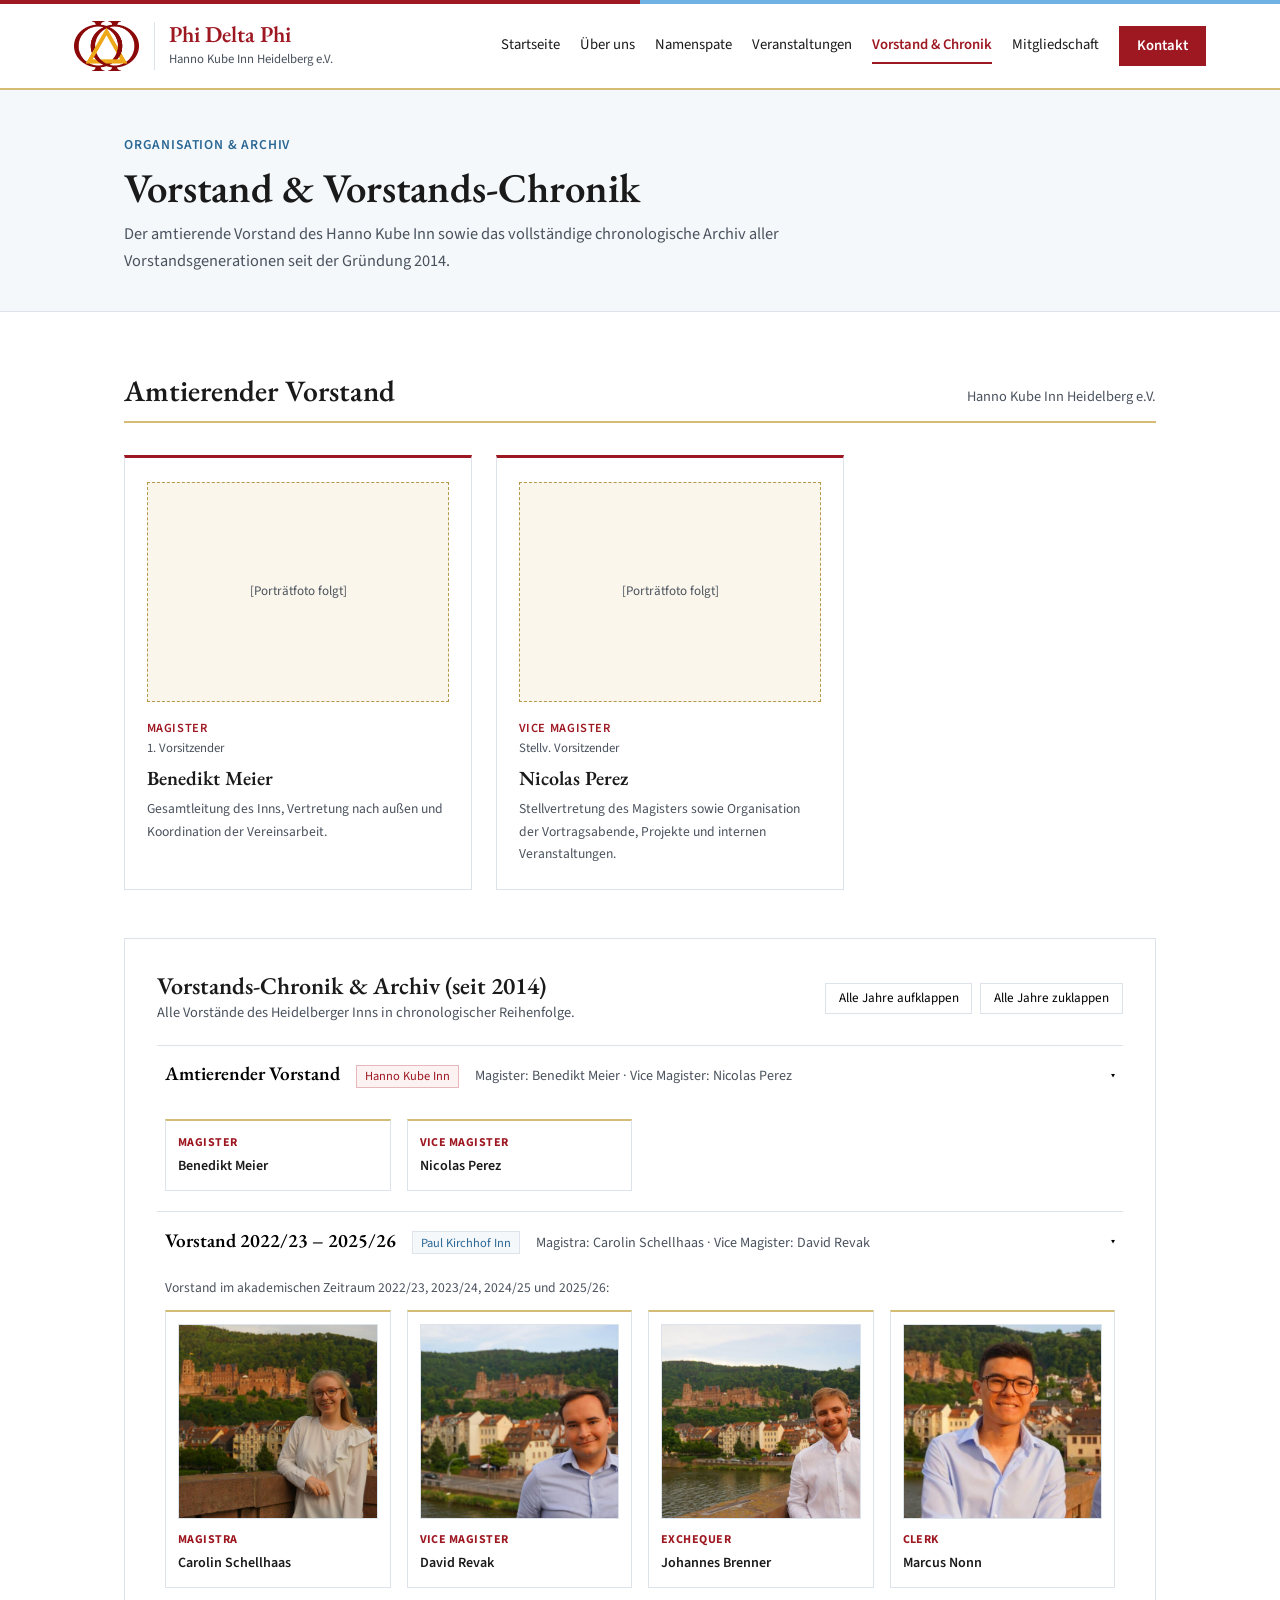
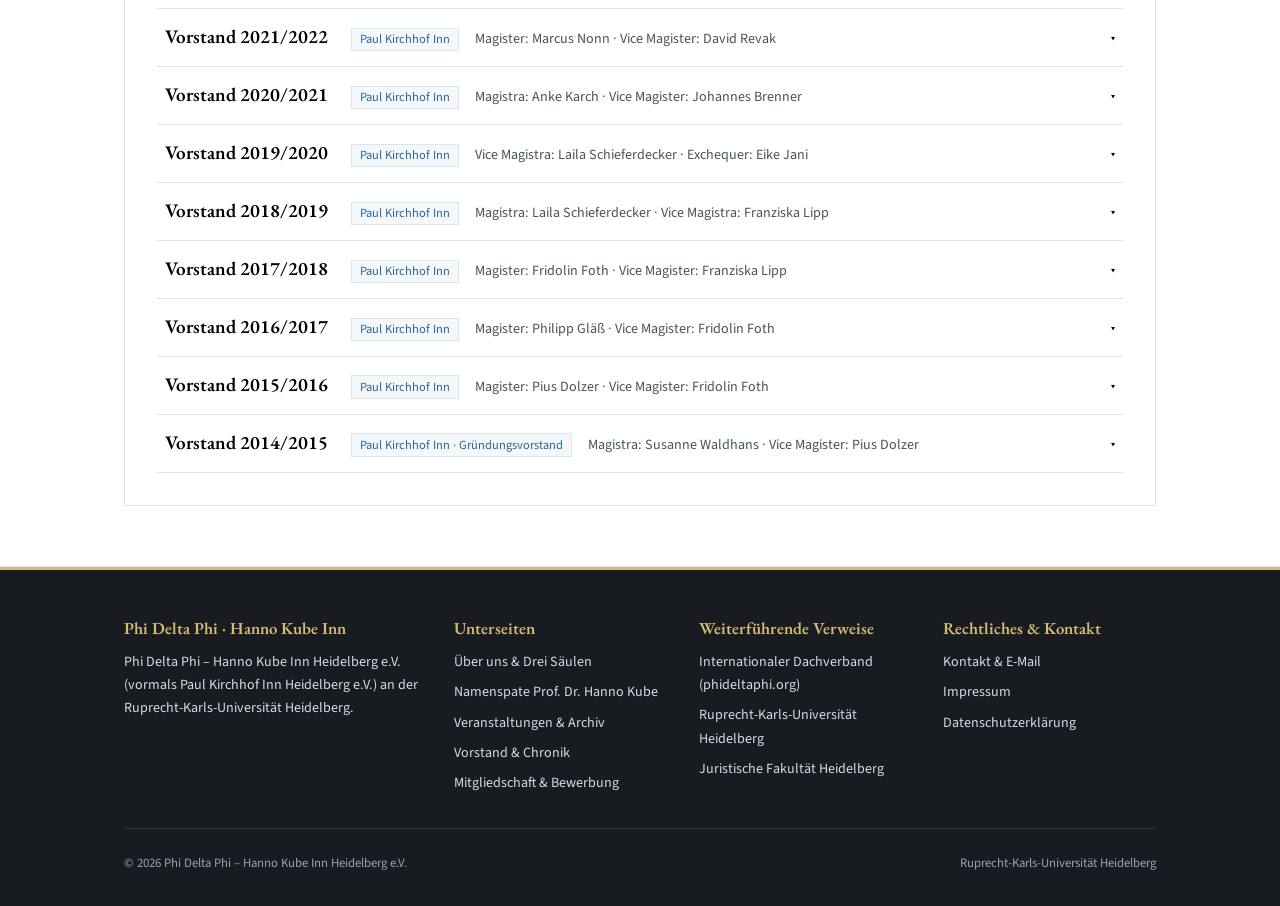
<file: vorstand.html>
<!DOCTYPE html>
<html lang="de">
<head>
  <meta charset="UTF-8" />
  <meta name="viewport" content="width=device-width, initial-scale=1.0" />
  <title>Vorstand &amp; Chronik | Phi Delta Phi – Hanno Kube Inn Heidelberg e.V.</title>
  <link rel="icon" type="image/png" href="assets/pdp-logo.png" />
  <link rel="preconnect" href="https://fonts.googleapis.com">
  <link rel="preconnect" href="https://fonts.gstatic.com" crossorigin>
  <link href="https://fonts.googleapis.com/css2?family=EB+Garamond:ital,wght@0,500;0,600;0,700;1,400&family=Source+Sans+3:wght@400;600;700&display=swap" rel="stylesheet">
  <link rel="stylesheet" href="styles.css?v=4" />
</head>
<body>

  <header class="site-header" id="site-header">
    <div class="header-bar-top"></div>
    <div class="container nav-wrapper">
      <a href="index.html" class="brand">
        <img src="assets/pdp-logo.png" alt="Logo Phi Delta Phi" class="brand-logo-img" />
        <div class="brand-text">
          <span class="brand-title">Phi Delta Phi</span>
          <span class="brand-subtitle">Hanno Kube Inn Heidelberg e.V.</span>
        </div>
      </a>

      <button class="mobile-menu-btn" id="mobile-menu-btn" aria-label="Menü öffnen">Menü</button>

      <nav class="nav-links" id="nav-links">
        <a href="index.html">Startseite</a>
        <a href="ueber-uns.html">Über&nbsp;uns</a>
        <a href="namenspate.html">Namenspate</a>
        <a href="veranstaltungen.html">Veranstaltungen</a>
        <a href="vorstand.html" class="active">Vorstand&nbsp;&amp;&nbsp;Chronik</a>
        <a href="mitgliedschaft.html">Mitgliedschaft</a>
        <a href="kontakt.html" class="nav-cta">Kontakt</a>
      </nav>
    </div>
  </header>

  <main>
    <div class="page-header">
      <div class="container">
        <div class="page-header-subtitle">Organisation &amp; Archiv</div>
        <h1>Vorstand &amp; Vorstands-Chronik</h1>
        <p>
          Der amtierende Vorstand des Hanno Kube Inn sowie das vollständige chronologische Archiv aller Vorstandsgenerationen seit der Gründung 2014.
        </p>
      </div>
    </div>

    <section>
      <div class="container">
        <div class="section-heading">
          <h2>Amtierender Vorstand</h2>
          <span>Hanno Kube Inn Heidelberg e.V.</span>
        </div>

        <div class="board-current-grid">
          <div class="board-member">
            <div class="board-photo-placeholder">[Porträtfoto folgt]</div>
            <div class="board-office">Magister</div>
            <div class="board-office-sub">1. Vorsitzender</div>
            <h3>Benedikt Meier</h3>
            <p>Gesamtleitung des Inns, Vertretung nach außen und Koordination der Vereinsarbeit.</p>
          </div>

          <div class="board-member">
            <div class="board-photo-placeholder">[Porträtfoto folgt]</div>
            <div class="board-office">Vice Magister</div>
            <div class="board-office-sub">Stellv. Vorsitzender</div>
            <h3>Nicolas Perez</h3>
            <p>Stellvertretung des Magisters sowie Organisation der Vortragsabende, Projekte und internen Veranstaltungen.</p>
          </div>
        </div>

        <!-- Vollständiges Chronologisches Vorstands-Archiv (2014/15 bis heute) -->
        <div class="chronicle-box" id="vorstands-archiv">
          <div class="chronicle-header">
            <div>
              <h3>Vorstands-Chronik &amp; Archiv (seit 2014)</h3>
              <p style="font-size: 0.9rem; color: var(--text-muted);">
                Alle Vorstände des Heidelberger Inns in chronologischer Reihenfolge.
              </p>
            </div>
            <div class="chronicle-controls">
              <button type="button" class="btn-small" id="expand-all-boards">Alle Jahre aufklappen</button>
              <button type="button" class="btn-small" id="collapse-all-boards">Alle Jahre zuklappen</button>
            </div>
          </div>

          <div id="chronicle-timeline">

            <!-- Amtierender Vorstand -->
            <div class="chronicle-year-item open">
              <button class="chronicle-year-trigger" type="button">
                <div class="chronicle-year-title">
                  <span class="chronicle-term">Amtierender Vorstand</span>
                  <span class="chronicle-inn-tag kube">Hanno Kube Inn</span>
                  <span class="chronicle-summary">Magister: Benedikt Meier · Vice Magister: Nicolas Perez</span>
                </div>
                <span>▾</span>
              </button>
              <div class="chronicle-year-body">
                <div class="chronicle-roles-grid">
                  <div class="chronicle-role-cell">
                    <strong>Magister</strong>
                    <span>Benedikt Meier</span>
                  </div>
                  <div class="chronicle-role-cell">
                    <strong>Vice Magister</strong>
                    <span>Nicolas Perez</span>
                  </div>
                </div>
              </div>
            </div>

            <!-- Vorstand 2022/23, 23/24, 24/25 und 25/26 -->
            <div class="chronicle-year-item open">
              <button class="chronicle-year-trigger" type="button">
                <div class="chronicle-year-title">
                  <span class="chronicle-term">Vorstand 2022/23 – 2025/26</span>
                  <span class="chronicle-inn-tag">Paul Kirchhof Inn</span>
                  <span class="chronicle-summary">Magistra: Carolin Schellhaas · Vice Magister: David Revak</span>
                </div>
                <span>▾</span>
              </button>
              <div class="chronicle-year-body">
                <p style="font-size: 0.85rem; color: var(--text-muted); margin-bottom: 0.65rem;">
                  Vorstand im akademischen Zeitraum 2022/23, 2023/24, 2024/25 und 2025/26:
                </p>
                <div class="chronicle-roles-grid">
                  <div class="chronicle-role-cell">
                    <img src="assets/board/carolin-schellhaas.jpg" alt="Carolin Schellhaas" class="chronicle-member-photo" />
                    <strong>Magistra</strong>
                    <span>Carolin Schellhaas</span>
                  </div>
                  <div class="chronicle-role-cell">
                    <img src="assets/board/david-revak.jpg" alt="David Revak" class="chronicle-member-photo" />
                    <strong>Vice Magister</strong>
                    <span>David Revak</span>
                  </div>
                  <div class="chronicle-role-cell">
                    <img src="assets/board/johannes-brenner.jpg" alt="Johannes Brenner" class="chronicle-member-photo" />
                    <strong>Exchequer</strong>
                    <span>Johannes Brenner</span>
                  </div>
                  <div class="chronicle-role-cell">
                    <img src="assets/board/marcus-nonn.jpg" alt="Marcus Nonn" class="chronicle-member-photo" />
                    <strong>Clerk</strong>
                    <span>Marcus Nonn</span>
                  </div>
                </div>
              </div>
            </div>

            <!-- Vorstand 2021/2022 -->
            <div class="chronicle-year-item">
              <button class="chronicle-year-trigger" type="button">
                <div class="chronicle-year-title">
                  <span class="chronicle-term">Vorstand 2021/2022</span>
                  <span class="chronicle-inn-tag">Paul Kirchhof Inn</span>
                  <span class="chronicle-summary">Magister: Marcus Nonn · Vice Magister: David Revak</span>
                </div>
                <span>▾</span>
              </button>
              <div class="chronicle-year-body">
                <div class="chronicle-roles-grid">
                  <div class="chronicle-role-cell">
                    <img src="assets/board/marcus-nonn.jpg" alt="Marcus Nonn" class="chronicle-member-photo" />
                    <strong>Magister</strong>
                    <span>Marcus Nonn</span>
                  </div>
                  <div class="chronicle-role-cell">
                    <img src="assets/board/david-revak.jpg" alt="David Revak" class="chronicle-member-photo" />
                    <strong>Vice Magister</strong>
                    <span>David Revak</span>
                  </div>
                  <div class="chronicle-role-cell">
                    <img src="assets/board/nathanael-eisermann.jpg" alt="Nathanael Eisermann" class="chronicle-member-photo" />
                    <strong>Exchequer</strong>
                    <span>Nathanael Eisermann</span>
                  </div>
                  <div class="chronicle-role-cell">
                    <img src="assets/board/carolin-schellhaas.jpg" alt="Carolin Schellhaas" class="chronicle-member-photo" />
                    <strong>Historian</strong>
                    <span>Carolin Schellhaas</span>
                  </div>
                  <div class="chronicle-role-cell">
                    <img src="assets/board/johannes-brenner.jpg" alt="Johannes Brenner" class="chronicle-member-photo" />
                    <strong>Clerk</strong>
                    <span>Johannes Brenner</span>
                  </div>
                </div>
              </div>
            </div>

            <!-- Vorstand 2020/2021 -->
            <div class="chronicle-year-item">
              <button class="chronicle-year-trigger" type="button">
                <div class="chronicle-year-title">
                  <span class="chronicle-term">Vorstand 2020/2021</span>
                  <span class="chronicle-inn-tag">Paul Kirchhof Inn</span>
                  <span class="chronicle-summary">Magistra: Anke Karch · Vice Magister: Johannes Brenner</span>
                </div>
                <span>▾</span>
              </button>
              <div class="chronicle-year-body">
                <div class="chronicle-roles-grid">
                  <div class="chronicle-role-cell">
                    <img src="assets/board/anke-karch.jpg" alt="Anke Karch" class="chronicle-member-photo" />
                    <strong>Magistra</strong>
                    <span>Anke Karch</span>
                  </div>
                  <div class="chronicle-role-cell">
                    <img src="assets/board/johannes-brenner.jpg" alt="Johannes Brenner" class="chronicle-member-photo" />
                    <strong>Vice Magister</strong>
                    <span>Johannes Brenner</span>
                  </div>
                  <div class="chronicle-role-cell">
                    <img src="assets/board/marcus-nonn.jpg" alt="Marcus Nonn" class="chronicle-member-photo" />
                    <strong>Exchequer</strong>
                    <span>Marcus Nonn</span>
                  </div>
                  <div class="chronicle-role-cell">
                    <img src="assets/board/nathanael-eisermann.jpg" alt="Nathanael Eisermann" class="chronicle-member-photo" />
                    <strong>Historian</strong>
                    <span>Nathanael Eisermann</span>
                  </div>
                </div>
              </div>
            </div>

            <!-- Vorstand 2019/2020 -->
            <div class="chronicle-year-item">
              <button class="chronicle-year-trigger" type="button">
                <div class="chronicle-year-title">
                  <span class="chronicle-term">Vorstand 2019/2020</span>
                  <span class="chronicle-inn-tag">Paul Kirchhof Inn</span>
                  <span class="chronicle-summary">Vice Magistra: Laila Schieferdecker · Exchequer: Eike Jani</span>
                </div>
                <span>▾</span>
              </button>
              <div class="chronicle-year-body">
                <div class="chronicle-roles-grid">
                  <div class="chronicle-role-cell">
                    <strong>Vice Magistra</strong>
                    <span>Laila Schieferdecker</span>
                  </div>
                  <div class="chronicle-role-cell">
                    <img src="assets/board/eike-jani.jpg" alt="Eike Jani" class="chronicle-member-photo" />
                    <strong>Exchequer</strong>
                    <span>Eike Jani</span>
                  </div>
                  <div class="chronicle-role-cell">
                    <strong>Historian</strong>
                    <span>Sebastian Szawiz</span>
                  </div>
                  <div class="chronicle-role-cell">
                    <strong>Clerk</strong>
                    <span>Julian Böttger</span>
                  </div>
                </div>
              </div>
            </div>

            <!-- Vorstand 2018/2019 -->
            <div class="chronicle-year-item">
              <button class="chronicle-year-trigger" type="button">
                <div class="chronicle-year-title">
                  <span class="chronicle-term">Vorstand 2018/2019</span>
                  <span class="chronicle-inn-tag">Paul Kirchhof Inn</span>
                  <span class="chronicle-summary">Magistra: Laila Schieferdecker · Vice Magistra: Franziska Lipp</span>
                </div>
                <span>▾</span>
              </button>
              <div class="chronicle-year-body">
                <div class="chronicle-roles-grid">
                  <div class="chronicle-role-cell">
                    <strong>Magistra</strong>
                    <span>Laila Schieferdecker</span>
                  </div>
                  <div class="chronicle-role-cell">
                    <img src="assets/board/franziska-lipp.jpg" alt="Franziska Lipp" class="chronicle-member-photo" />
                    <strong>Vice Magistra</strong>
                    <span>Franziska Lipp</span>
                  </div>
                  <div class="chronicle-role-cell">
                    <img src="assets/board/patrick-fruehwirt.jpg" alt="Patrick Frühwirt" class="chronicle-member-photo" />
                    <strong>Exchequer</strong>
                    <span>Patrick Frühwirt</span>
                  </div>
                  <div class="chronicle-role-cell">
                    <strong>Historian</strong>
                    <span>Sebastian Szawiz</span>
                  </div>
                  <div class="chronicle-role-cell">
                    <strong>Clerk</strong>
                    <span>Julian Böttger</span>
                  </div>
                </div>
              </div>
            </div>

            <!-- Vorstand 2017/2018 -->
            <div class="chronicle-year-item">
              <button class="chronicle-year-trigger" type="button">
                <div class="chronicle-year-title">
                  <span class="chronicle-term">Vorstand 2017/2018</span>
                  <span class="chronicle-inn-tag">Paul Kirchhof Inn</span>
                  <span class="chronicle-summary">Magister: Fridolin Foth · Vice Magister: Franziska Lipp</span>
                </div>
                <span>▾</span>
              </button>
              <div class="chronicle-year-body">
                <div class="chronicle-roles-grid">
                  <div class="chronicle-role-cell">
                    <img src="assets/board/fridolin-foth.jpg" alt="Fridolin Foth" class="chronicle-member-photo" />
                    <strong>Magister</strong>
                    <span>Fridolin Foth</span>
                  </div>
                  <div class="chronicle-role-cell">
                    <img src="assets/board/franziska-lipp.jpg" alt="Franziska Lipp" class="chronicle-member-photo" />
                    <strong>Vice Magister</strong>
                    <span>Franziska Lipp</span>
                  </div>
                  <div class="chronicle-role-cell">
                    <img src="assets/board/patrick-fruehwirt.jpg" alt="Patrick Frühwirt" class="chronicle-member-photo" />
                    <strong>Exchequer</strong>
                    <span>Patrick Frühwirt</span>
                  </div>
                  <div class="chronicle-role-cell">
                    <strong>Historian</strong>
                    <span>Philipp Bender</span>
                  </div>
                  <div class="chronicle-role-cell">
                    <strong>Clerk</strong>
                    <span>Andreas Tarde</span>
                  </div>
                </div>
              </div>
            </div>

            <!-- Vorstand 2016/2017 -->
            <div class="chronicle-year-item">
              <button class="chronicle-year-trigger" type="button">
                <div class="chronicle-year-title">
                  <span class="chronicle-term">Vorstand 2016/2017</span>
                  <span class="chronicle-inn-tag">Paul Kirchhof Inn</span>
                  <span class="chronicle-summary">Magister: Philipp Gläß · Vice Magister: Fridolin Foth</span>
                </div>
                <span>▾</span>
              </button>
              <div class="chronicle-year-body">
                <div class="chronicle-roles-grid">
                  <div class="chronicle-role-cell">
                    <img src="assets/board/philipp-glaess.jpg" alt="Philipp Gläß" class="chronicle-member-photo" />
                    <strong>Magister</strong>
                    <span>Philipp Gläß</span>
                  </div>
                  <div class="chronicle-role-cell">
                    <img src="assets/board/fridolin-foth.jpg" alt="Fridolin Foth" class="chronicle-member-photo" />
                    <strong>Vice Magister</strong>
                    <span>Fridolin Foth</span>
                  </div>
                  <div class="chronicle-role-cell">
                    <img src="assets/board/patrick-fruehwirt.jpg" alt="Patrick Frühwirt" class="chronicle-member-photo" />
                    <strong>Exchequer</strong>
                    <span>Patrick Frühwirt</span>
                  </div>
                  <div class="chronicle-role-cell">
                    <img src="assets/board/philipp-haubold.jpg" alt="Philipp Haubold" class="chronicle-member-photo" />
                    <strong>Historian</strong>
                    <span>Philipp Haubold</span>
                  </div>
                  <div class="chronicle-role-cell">
                    <img src="assets/board/franziska-lipp.jpg" alt="Franziska Lipp" class="chronicle-member-photo" />
                    <strong>Clerk</strong>
                    <span>Franziska Lipp · Carel Kauffmann</span>
                  </div>
                </div>
              </div>
            </div>

            <!-- Vorstand 2015/2016 -->
            <div class="chronicle-year-item">
              <button class="chronicle-year-trigger" type="button">
                <div class="chronicle-year-title">
                  <span class="chronicle-term">Vorstand 2015/2016</span>
                  <span class="chronicle-inn-tag">Paul Kirchhof Inn</span>
                  <span class="chronicle-summary">Magister: Pius Dolzer · Vice Magister: Fridolin Foth</span>
                </div>
                <span>▾</span>
              </button>
              <div class="chronicle-year-body">
                <div class="chronicle-roles-grid">
                  <div class="chronicle-role-cell">
                    <strong>Magister</strong>
                    <span>Pius Dolzer</span>
                  </div>
                  <div class="chronicle-role-cell">
                    <img src="assets/board/fridolin-foth.jpg" alt="Fridolin Foth" class="chronicle-member-photo" />
                    <strong>Vice Magister</strong>
                    <span>Fridolin Foth</span>
                  </div>
                  <div class="chronicle-role-cell">
                    <strong>Exchequer</strong>
                    <span>Lena Frenzer</span>
                  </div>
                  <div class="chronicle-role-cell">
                    <strong>Historian</strong>
                    <span>Nikolay Gradinarov</span>
                  </div>
                  <div class="chronicle-role-cell">
                    <img src="assets/board/philipp-glaess.jpg" alt="Philipp Gläß" class="chronicle-member-photo" />
                    <strong>Clerk</strong>
                    <span>Philipp Gläß</span>
                  </div>
                </div>
              </div>
            </div>

            <!-- Vorstand 2014/2015 (Gründungsvorstand) -->
            <div class="chronicle-year-item">
              <button class="chronicle-year-trigger" type="button">
                <div class="chronicle-year-title">
                  <span class="chronicle-term">Vorstand 2014/2015</span>
                  <span class="chronicle-inn-tag">Paul Kirchhof Inn · Gründungsvorstand</span>
                  <span class="chronicle-summary">Magistra: Susanne Waldhans · Vice Magister: Pius Dolzer</span>
                </div>
                <span>▾</span>
              </button>
              <div class="chronicle-year-body">
                <div class="chronicle-roles-grid">
                  <div class="chronicle-role-cell">
                    <strong>Magistra</strong>
                    <span>Susanne Waldhans</span>
                  </div>
                  <div class="chronicle-role-cell">
                    <strong>Vice Magister</strong>
                    <span>Pius Dolzer</span>
                  </div>
                  <div class="chronicle-role-cell">
                    <strong>Exchequer</strong>
                    <span>Nils Zimmer</span>
                  </div>
                  <div class="chronicle-role-cell">
                    <img src="assets/board/fridolin-foth.jpg" alt="Fridolin Foth" class="chronicle-member-photo" />
                    <strong>Historian</strong>
                    <span>Fridolin Foth</span>
                  </div>
                  <div class="chronicle-role-cell">
                    <strong>Clerk</strong>
                    <span>Jan-Willem Prügel</span>
                  </div>
                </div>
              </div>
            </div>

          </div>
        </div>
      </div>
    </section>
  </main>

  <footer class="site-footer">
    <div class="container">
      <div class="footer-grid">
        <div class="footer-col">
          <h4>Phi Delta Phi · Hanno Kube Inn</h4>
          <p>
            Phi Delta Phi – Hanno Kube Inn Heidelberg e.V. (vormals Paul Kirchhof Inn Heidelberg e.V.) an der Ruprecht-Karls-Universität Heidelberg.
          </p>
        </div>

        <div class="footer-col">
          <h4>Unterseiten</h4>
          <div class="footer-links">
            <a href="ueber-uns.html">Über uns &amp; Drei Säulen</a>
            <a href="namenspate.html">Namenspate Prof. Dr. Hanno Kube</a>
            <a href="veranstaltungen.html">Veranstaltungen &amp; Archiv</a>
            <a href="vorstand.html">Vorstand &amp; Chronik</a>
            <a href="mitgliedschaft.html">Mitgliedschaft &amp; Bewerbung</a>
          </div>
        </div>

        <div class="footer-col">
          <h4>Weiterführende Verweise</h4>
          <div class="footer-links">
            <a href="https://www.phideltaphi.org" target="_blank" rel="noopener">Internationaler Dachverband (phideltaphi.org)</a>
            <a href="https://www.uni-heidelberg.de" target="_blank" rel="noopener">Ruprecht-Karls-Universität Heidelberg</a>
            <a href="https://www.jura.uni-heidelberg.de" target="_blank" rel="noopener">Juristische Fakultät Heidelberg</a>
          </div>
        </div>

        <div class="footer-col">
          <h4>Rechtliches &amp; Kontakt</h4>
          <div class="footer-links">
            <a href="kontakt.html">Kontakt &amp; E-Mail</a>
            <a href="kontakt.html#impressum">Impressum</a>
            <a href="kontakt.html#datenschutz">Datenschutzerklärung</a>
          </div>
        </div>
      </div>

      <div class="footer-bottom">
        <span>© 2026 Phi Delta Phi – Hanno Kube Inn Heidelberg e.V.</span>
        <span>Ruprecht-Karls-Universität Heidelberg</span>
      </div>
    </div>
  </footer>

  <script src="script.js"></script>
</body>
</html>
</file>
<file: styles.css>
:root {
  /* Farben aus dem Wappen (Karminrot, Perlblau, Heraldisches Gold, Schwarz & Weiß) */
  --wappen-rot: #9e1822;
  --wappen-rot-dunkel: #7c1119;
  --wappen-blau: #6eb2e4;
  --wappen-blau-dunkel: #2b6794;
  --wappen-blau-hintergrund: #f4f8fb;
  --wappen-gold: #d5bc74;
  --wappen-gold-dunkel: #b59849;
  --wappen-gold-hell: #faf6eb;

  --bg-white: #ffffff;
  --text-main: #1a1a1a;
  --text-muted: #4a525d;
  --border-color: #dce3ea;
}

* {
  box-sizing: border-box;
  margin: 0;
  padding: 0;
}

html {
  font-size: 16px;
}

body {
  font-family: 'Source Sans 3', -apple-system, BlinkMacSystemFont, 'Segoe UI', Roboto, sans-serif;
  color: var(--text-main);
  background-color: var(--bg-white);
  line-height: 1.65;
  -webkit-font-smoothing: antialiased;
  min-height: 100vh;
  display: flex;
  flex-direction: column;
}

main {
  flex: 1;
}

h1, h2, h3, h4 {
  font-family: 'EB Garamond', Georgia, 'Times New Roman', serif;
  font-weight: 600;
  line-height: 1.25;
  color: var(--text-main);
}

a {
  color: inherit;
  text-decoration: none;
}

ul {
  list-style: none;
}

.container {
  max-width: 1080px;
  margin: 0 auto;
  padding: 0 1.5rem;
}

/* Dezent markierte Platzhalter */
.placeholder-note {
  display: inline-block;
  font-size: 0.82rem;
  color: var(--text-muted);
  background-color: var(--wappen-gold-hell);
  border: 1px solid var(--wappen-gold);
  padding: 0.2rem 0.6rem;
}

/* Kopfzeile & Navigation */
.site-header {
  position: sticky;
  top: 0;
  z-index: 100;
  background-color: var(--bg-white);
  border-bottom: 2px solid var(--wappen-gold);
}

.header-bar-top {
  height: 4px;
  background: linear-gradient(
    90deg,
    var(--wappen-rot) 0%,
    var(--wappen-rot) 50%,
    var(--wappen-blau) 50%,
    var(--wappen-blau) 100%
  );
}

.site-header .container {
  max-width: 1180px;
}

.nav-wrapper {
  display: flex;
  align-items: center;
  justify-content: space-between;
  min-height: 84px;
  gap: 1.5rem;
  flex-wrap: nowrap;
}

.brand {
  display: flex;
  align-items: center;
  gap: 0.9rem;
  flex-shrink: 0;
  white-space: nowrap;
}

.brand-logo-img {
  height: 50px;
  width: auto;
  display: block;
  flex-shrink: 0;
}

.brand-text {
  display: flex;
  flex-direction: column;
  border-left: 1px solid var(--border-color);
  padding-left: 0.9rem;
  white-space: nowrap;
}

.brand-title {
  font-family: 'EB Garamond', Georgia, serif;
  font-size: 1.42rem;
  font-weight: 600;
  color: var(--wappen-rot);
  line-height: 1.1;
  white-space: nowrap;
}

.brand-subtitle {
  font-size: 0.8rem;
  color: var(--text-muted);
  margin-top: 2px;
  white-space: nowrap;
}

.nav-links {
  display: flex;
  align-items: center;
  gap: 1.25rem;
  flex-wrap: nowrap;
  white-space: nowrap;
}

.nav-links a {
  font-size: 0.92rem;
  color: var(--text-main);
  padding: 0.3rem 0;
  border-bottom: 2px solid transparent;
  white-space: nowrap;
  flex-shrink: 0;
}

.nav-links a:hover,
.nav-links a.active {
  color: var(--wappen-rot);
  border-bottom-color: var(--wappen-rot);
}

.nav-links a.active {
  font-weight: 600;
}

.nav-cta {
  background-color: var(--wappen-rot);
  color: #ffffff !important;
  padding: 0.45rem 1.05rem !important;
  border: 1px solid var(--wappen-rot) !important;
  font-weight: 600;
}

.nav-cta:hover,
.nav-cta.active {
  background-color: var(--wappen-rot-dunkel);
  border-color: var(--wappen-rot-dunkel) !important;
}

.mobile-menu-btn {
  display: none;
  background: none;
  border: 1px solid var(--border-color);
  padding: 0.35rem 0.65rem;
  font-size: 0.95rem;
  cursor: pointer;
}

/* Unterseiten-Kopfbereich */
.page-header {
  background-color: var(--wappen-blau-hintergrund);
  border-bottom: 1px solid var(--border-color);
  padding: 2.75rem 0 2.25rem;
}

.page-header-subtitle {
  font-size: 0.85rem;
  text-transform: uppercase;
  letter-spacing: 0.06em;
  color: var(--wappen-blau-dunkel);
  font-weight: 600;
  margin-bottom: 0.35rem;
}

.page-header h1 {
  font-size: clamp(2rem, 3.2vw, 2.55rem);
  margin-bottom: 0.5rem;
}

.page-header p {
  color: var(--text-muted);
  max-width: 740px;
  font-size: 1.02rem;
}

/* Startseite: Einleitungsbereich mit dem ΦΔΦ-Logo */
.intro-section {
  padding: 4.5rem 0 4rem;
  border-bottom: 1px solid var(--border-color);
  background-color: var(--bg-white);
}

.intro-grid {
  display: grid;
  grid-template-columns: 1fr 280px;
  gap: 4rem;
  align-items: center;
}

.intro-subtitle {
  font-size: 0.9rem;
  color: var(--wappen-blau-dunkel);
  font-weight: 600;
  text-transform: uppercase;
  letter-spacing: 0.06em;
  margin-bottom: 0.6rem;
}

.intro-content h1 {
  font-size: clamp(2.1rem, 3.6vw, 2.85rem);
  color: var(--text-main);
  margin-bottom: 1.25rem;
}

.intro-lead {
  font-size: 1.08rem;
  color: var(--text-main);
  margin-bottom: 1.15rem;
}

.intro-text {
  font-size: 1rem;
  color: var(--text-muted);
  margin-bottom: 2rem;
}

.intro-actions {
  display: flex;
  flex-wrap: wrap;
  gap: 1rem;
}

.btn {
  display: inline-block;
  padding: 0.68rem 1.4rem;
  font-size: 0.95rem;
  font-weight: 600;
  cursor: pointer;
  border: 1px solid transparent;
  font-family: inherit;
}

.btn-primary {
  background-color: var(--wappen-rot);
  color: #ffffff;
  border-color: var(--wappen-rot);
}

.btn-primary:hover {
  background-color: var(--wappen-rot-dunkel);
}

.btn-secondary {
  background-color: var(--bg-white);
  color: var(--text-main);
  border-color: var(--border-color);
}

.btn-secondary:hover {
  border-color: var(--wappen-blau-dunkel);
  color: var(--wappen-blau-dunkel);
}

.intro-logo-box {
  text-align: center;
  padding: 2rem 1.5rem;
  border: 1px solid var(--border-color);
  border-top: 3px solid var(--wappen-gold);
  background-color: var(--wappen-blau-hintergrund);
}

.intro-logo-img {
  max-width: 190px;
  width: 100%;
  height: auto;
  display: block;
  margin: 0 auto 1rem;
}

.intro-logo-caption {
  font-family: 'EB Garamond', Georgia, serif;
  font-style: italic;
  font-size: 0.98rem;
  color: var(--text-muted);
}

/* Startseiten-Übersichtskacheln zu den Unterseiten */
.overview-grid {
  display: grid;
  grid-template-columns: repeat(3, 1fr);
  gap: 1.5rem;
}

.overview-card {
  border: 1px solid var(--border-color);
  border-top: 3px solid var(--wappen-rot);
  background-color: var(--bg-white);
  padding: 1.65rem;
  display: flex;
  flex-direction: column;
  justify-content: space-between;
}

.overview-card:nth-child(even) {
  border-top-color: var(--wappen-blau);
}

.overview-card h3 {
  font-size: 1.35rem;
  margin-bottom: 0.55rem;
}

.overview-card p {
  font-size: 0.93rem;
  color: var(--text-muted);
  margin-bottom: 1.25rem;
}

.overview-link {
  font-size: 0.9rem;
  font-weight: 600;
  color: var(--wappen-rot);
}

.overview-link:hover {
  text-decoration: underline;
}

/* Allgemeine Sektionen */
section {
  padding: 3.75rem 0;
  border-bottom: 1px solid var(--border-color);
}

.section-tinted {
  background-color: var(--wappen-blau-hintergrund);
}

.section-heading {
  margin-bottom: 2rem;
  padding-bottom: 0.75rem;
  border-bottom: 2px solid var(--wappen-gold);
  display: flex;
  justify-content: space-between;
  align-items: baseline;
  flex-wrap: wrap;
  gap: 1rem;
}

.section-heading h2 {
  font-size: 1.85rem;
  color: var(--text-main);
}

.section-heading span {
  font-size: 0.9rem;
  color: var(--text-muted);
}

/* Über uns & Drei Säulen */
.about-columns {
  display: grid;
  grid-template-columns: 1.15fr 0.85fr;
  gap: 3rem;
  margin-bottom: 2.75rem;
}

.about-columns p {
  margin-bottom: 1rem;
  color: var(--text-main);
}

.quote-box {
  background-color: var(--wappen-blau-hintergrund);
  border-left: 3px solid var(--wappen-blau);
  padding: 1.5rem 1.75rem;
}

.quote-box h3 {
  font-size: 1.35rem;
  margin-bottom: 0.6rem;
  color: var(--wappen-rot);
}

.quote-box p {
  font-size: 0.95rem;
  color: var(--text-muted);
  margin-bottom: 0.75rem;
}

.quote-box p:last-child {
  margin-bottom: 0;
}

.pillars-table {
  display: grid;
  grid-template-columns: repeat(3, 1fr);
  border: 1px solid var(--border-color);
  background-color: var(--bg-white);
}

.pillar-col {
  padding: 1.75rem;
  border-right: 1px solid var(--border-color);
}

.pillar-col:last-child {
  border-right: none;
}

.pillar-col-label {
  font-size: 0.8rem;
  font-weight: 600;
  text-transform: uppercase;
  letter-spacing: 0.05em;
  color: var(--wappen-blau-dunkel);
  margin-bottom: 0.35rem;
  display: block;
}

.pillar-col h3 {
  font-size: 1.4rem;
  margin-bottom: 0.65rem;
  color: var(--wappen-rot);
}

.pillar-col p {
  font-size: 0.95rem;
  color: var(--text-muted);
}

/* Bildergalerien & Fotocluster (schlicht & einheitlich) */
.photo-row,
.gallery-grid-3 {
  margin-top: 2rem;
  display: grid;
  grid-template-columns: repeat(3, 1fr);
  gap: 1.35rem;
}

.gallery-grid-2 {
  margin-top: 1.75rem;
  display: grid;
  grid-template-columns: repeat(2, 1fr);
  gap: 1.5rem;
}

.gallery-grid-4 {
  margin-top: 1.5rem;
  display: grid;
  grid-template-columns: repeat(4, 1fr);
  gap: 1.15rem;
}

.photo-figure {
  border: 1px solid var(--border-color);
  background-color: var(--bg-white);
  display: flex;
  flex-direction: column;
  margin: 0;
}

.photo-figure img {
  width: 100%;
  height: 230px;
  object-fit: cover;
  object-position: center 25%;
  display: block;
  border-bottom: 2px solid var(--wappen-gold);
}

.photo-figure.tall img {
  height: 290px;
}

.photo-figure.wide img {
  height: 320px;
}

.photo-figure figcaption {
  padding: 0.75rem 0.95rem;
  font-size: 0.85rem;
  color: var(--text-muted);
  line-height: 1.45;
}

.photo-figure figcaption strong {
  display: block;
  color: var(--text-main);
  font-size: 0.9rem;
  margin-bottom: 0.15rem;
}

.cluster-block {
  margin-top: 3rem;
}

.cluster-block:first-of-type {
  margin-top: 2rem;
}

.cluster-header {
  margin-bottom: 1.15rem;
  padding-left: 0.85rem;
  border-left: 3px solid var(--wappen-rot);
}

.cluster-header h3 {
  font-size: 1.45rem;
  margin-bottom: 0.15rem;
}

.cluster-header p {
  font-size: 0.92rem;
  color: var(--text-muted);
}

.photo-slot {
  border: 1px dashed var(--wappen-gold-dunkel);
  background-color: var(--wappen-gold-hell);
  padding: 2rem 1.25rem;
  text-align: center;
  font-size: 0.88rem;
  color: var(--text-muted);
}

.photo-slot strong {
  display: block;
  color: var(--text-main);
  margin-bottom: 0.25rem;
}

/* Namenspate */
.patron-layout {
  display: grid;
  grid-template-columns: 210px 1fr;
  gap: 2.5rem;
  background-color: var(--bg-white);
  border: 1px solid var(--border-color);
  padding: 2.25rem;
  margin-bottom: 2rem;
}

.portrait-box {
  border: 1px dashed var(--wappen-gold-dunkel);
  background-color: var(--wappen-gold-hell);
  min-height: 250px;
  display: flex;
  flex-direction: column;
  align-items: center;
  justify-content: center;
  text-align: center;
  padding: 1rem;
  font-size: 0.85rem;
  color: var(--text-muted);
}

.portrait-box strong {
  color: var(--text-main);
  display: block;
  margin-bottom: 0.25rem;
}

.patron-details h2 {
  font-size: 1.8rem;
  margin-bottom: 0.25rem;
}

.patron-chair {
  font-size: 0.95rem;
  color: var(--wappen-rot);
  font-weight: 600;
  margin-bottom: 1.15rem;
}

.patron-details p {
  margin-bottom: 0.95rem;
  color: var(--text-main);
}

.patron-greeting {
  margin-top: 1.25rem;
  padding: 1rem 1.25rem;
  border-left: 3px solid var(--wappen-gold);
  background-color: var(--wappen-gold-hell);
  font-style: italic;
  font-size: 0.94rem;
  color: var(--text-muted);
}

.history-box {
  background-color: var(--bg-white);
  border: 1px solid var(--border-color);
  border-left: 4px solid var(--wappen-rot);
  padding: 1.75rem 2rem;
}

.history-box h3 {
  font-size: 1.4rem;
  margin-bottom: 0.6rem;
}

.history-box p {
  color: var(--text-muted);
  margin-bottom: 0.75rem;
}

/* Veranstaltungen & Archiv */
.filter-bar {
  display: flex;
  gap: 0.5rem;
  margin-bottom: 1.75rem;
  flex-wrap: wrap;
}

.tab-btn {
  padding: 0.45rem 1rem;
  background-color: var(--bg-white);
  border: 1px solid var(--border-color);
  font-family: inherit;
  font-size: 0.9rem;
  color: var(--text-main);
  cursor: pointer;
}

.tab-btn.active,
.tab-btn:hover {
  background-color: var(--wappen-rot);
  color: #ffffff;
  border-color: var(--wappen-rot);
}

.events-list {
  display: grid;
  grid-template-columns: repeat(3, 1fr);
  gap: 1.5rem;
  margin-bottom: 2.75rem;
}

.event-card {
  border: 1px solid var(--border-color);
  border-top: 3px solid var(--wappen-blau);
  background-color: var(--bg-white);
  padding: 1.5rem;
  display: flex;
  flex-direction: column;
  justify-content: space-between;
}

.event-type {
  font-size: 0.78rem;
  text-transform: uppercase;
  letter-spacing: 0.05em;
  color: var(--wappen-blau-dunkel);
  font-weight: 600;
  margin-bottom: 0.4rem;
  display: block;
}

.event-card h3 {
  font-size: 1.3rem;
  margin-bottom: 0.65rem;
}

.event-card p {
  font-size: 0.92rem;
  color: var(--text-muted);
  margin-bottom: 1rem;
}

.event-meta {
  border-top: 1px solid var(--border-color);
  padding-top: 0.85rem;
  font-size: 0.84rem;
  color: var(--text-muted);
}

.event-meta div {
  margin-bottom: 0.25rem;
}

.event-meta strong {
  color: var(--text-main);
}

.past-events-box {
  border: 1px solid var(--border-color);
  background-color: var(--wappen-blau-hintergrund);
  padding: 1.75rem;
}

.past-events-box h3 {
  font-size: 1.35rem;
  margin-bottom: 0.4rem;
}

.past-events-table {
  width: 100%;
  border-collapse: collapse;
  margin-top: 1rem;
  background-color: var(--bg-white);
  font-size: 0.9rem;
}

.past-events-table th,
.past-events-table td {
  border: 1px solid var(--border-color);
  padding: 0.65rem 0.9rem;
  text-align: left;
}

.past-events-table th {
  background-color: var(--wappen-gold-hell);
  font-weight: 600;
  color: var(--text-main);
}

/* Vorstand & Chronik */
.board-current-grid {
  display: grid;
  grid-template-columns: repeat(2, 1fr);
  max-width: 720px;
  gap: 1.5rem;
  margin-bottom: 3rem;
}

.board-member {
  background-color: var(--bg-white);
  border: 1px solid var(--border-color);
  border-top: 3px solid var(--wappen-rot);
  padding: 1.5rem 1.35rem;
}

.board-photo {
  width: 100%;
  height: 220px;
  object-fit: cover;
  object-position: center 20%;
  display: block;
  border: 1px solid var(--border-color);
  border-bottom: 2px solid var(--wappen-gold);
  margin-bottom: 1rem;
}

.board-photo-placeholder {
  width: 100%;
  height: 220px;
  background-color: var(--wappen-gold-hell);
  border: 1px dashed var(--wappen-gold-dunkel);
  display: flex;
  align-items: center;
  justify-content: center;
  font-size: 0.82rem;
  color: var(--text-muted);
  margin-bottom: 1rem;
}

.board-office {
  font-size: 0.78rem;
  text-transform: uppercase;
  letter-spacing: 0.05em;
  color: var(--wappen-rot);
  font-weight: 600;
}

.board-office-sub {
  font-size: 0.8rem;
  color: var(--text-muted);
  margin-bottom: 0.4rem;
}

.board-member h3 {
  font-size: 1.25rem;
  margin-bottom: 0.45rem;
}

.board-member p {
  font-size: 0.85rem;
  color: var(--text-muted);
}

/* Chronologisches Vorstands-Archiv */
.chronicle-box {
  background-color: var(--bg-white);
  border: 1px solid var(--border-color);
  padding: 2rem;
}

.chronicle-header {
  display: flex;
  justify-content: space-between;
  align-items: center;
  flex-wrap: wrap;
  gap: 1rem;
  margin-bottom: 1.25rem;
}

.chronicle-header h3 {
  font-size: 1.5rem;
}

.chronicle-controls {
  display: flex;
  gap: 0.5rem;
}

.btn-small {
  padding: 0.35rem 0.8rem;
  font-size: 0.82rem;
  background-color: var(--bg-white);
  border: 1px solid var(--border-color);
  cursor: pointer;
  font-family: inherit;
}

.btn-small:hover {
  border-color: var(--wappen-rot);
  color: var(--wappen-rot);
}

.chronicle-year-item {
  border-top: 1px solid var(--border-color);
}

.chronicle-year-item:last-child {
  border-bottom: 1px solid var(--border-color);
}

.chronicle-year-trigger {
  width: 100%;
  background: none;
  border: none;
  padding: 0.95rem 0.5rem;
  display: flex;
  justify-content: space-between;
  align-items: center;
  text-align: left;
  cursor: pointer;
  font-family: inherit;
}

.chronicle-year-trigger:hover {
  background-color: var(--wappen-blau-hintergrund);
}

.chronicle-year-title {
  display: flex;
  align-items: baseline;
  gap: 1rem;
  flex-wrap: wrap;
}

.chronicle-term {
  font-family: 'EB Garamond', Georgia, serif;
  font-size: 1.2rem;
  font-weight: 600;
  min-width: 170px;
}

.chronicle-inn-tag {
  font-size: 0.78rem;
  padding: 0.1rem 0.5rem;
  border: 1px solid var(--border-color);
  background-color: var(--wappen-blau-hintergrund);
  color: var(--wappen-blau-dunkel);
}

.chronicle-inn-tag.kube {
  background-color: #fdf2f2;
  border-color: #e6b8bc;
  color: var(--wappen-rot);
}

.chronicle-summary {
  font-size: 0.88rem;
  color: var(--text-muted);
}

.chronicle-year-body {
  display: none;
  padding: 0.5rem 0.5rem 1.25rem;
}

.chronicle-year-item.open .chronicle-year-body {
  display: block;
}

.chronicle-roles-grid {
  display: grid;
  grid-template-columns: repeat(auto-fill, minmax(185px, 1fr));
  gap: 1rem;
  margin-top: 0.5rem;
}

.chronicle-role-cell {
  border: 1px solid var(--border-color);
  border-top: 2px solid var(--wappen-gold);
  padding: 0.75rem;
  background-color: var(--bg-white);
  font-size: 0.88rem;
  display: flex;
  flex-direction: column;
}

.chronicle-member-photo {
  width: 100%;
  height: 195px;
  object-fit: cover;
  object-position: center 18%;
  display: block;
  margin-bottom: 0.65rem;
  border: 1px solid var(--border-color);
}

.chronicle-role-cell strong {
  display: block;
  font-size: 0.75rem;
  color: var(--wappen-rot);
  text-transform: uppercase;
  letter-spacing: 0.04em;
  margin-bottom: 0.15rem;
}

.chronicle-role-cell span {
  font-weight: 600;
  color: var(--text-main);
}

/* Mitgliedschaft */
.membership-grid {
  display: grid;
  grid-template-columns: 1.1fr 0.9fr;
  gap: 3rem;
}

.membership-text p {
  margin-bottom: 1rem;
}

.membership-steps {
  border: 1px solid var(--border-color);
  background-color: var(--wappen-blau-hintergrund);
  padding: 1.75rem;
}

.membership-steps h3 {
  font-size: 1.35rem;
  margin-bottom: 1rem;
}

.membership-steps ol {
  padding-left: 1.25rem;
}

.membership-steps li {
  margin-bottom: 0.9rem;
  font-size: 0.94rem;
}

.membership-steps li strong {
  color: var(--wappen-rot);
}

/* Kontakt */
.contact-grid {
  display: grid;
  grid-template-columns: 0.9fr 1.1fr;
  gap: 3rem;
}

.contact-address-box {
  background-color: var(--bg-white);
  border: 1px solid var(--border-color);
  border-top: 3px solid var(--wappen-gold);
  padding: 1.85rem;
}

.contact-address-box h3 {
  font-size: 1.4rem;
  margin-bottom: 1rem;
}

.contact-block {
  margin-bottom: 1.15rem;
  font-size: 0.93rem;
}

.contact-block strong {
  display: block;
  color: var(--wappen-rot);
  font-size: 0.82rem;
  text-transform: uppercase;
  margin-bottom: 0.15rem;
}

.contact-form {
  background-color: var(--bg-white);
  border: 1px solid var(--border-color);
  padding: 1.85rem;
}

.form-row {
  display: grid;
  grid-template-columns: 1fr 1fr;
  gap: 1rem;
}

.form-group {
  margin-bottom: 1rem;
}

.form-group label {
  display: block;
  font-size: 0.85rem;
  font-weight: 600;
  margin-bottom: 0.35rem;
}

.form-group input,
.form-group select,
.form-group textarea {
  width: 100%;
  padding: 0.65rem 0.8rem;
  border: 1px solid var(--border-color);
  font-family: inherit;
  font-size: 0.94rem;
  background-color: var(--bg-white);
}

.form-group input:focus,
.form-group select:focus,
.form-group textarea:focus {
  outline: none;
  border-color: var(--wappen-rot);
}

.form-status {
  margin-top: 1rem;
  padding: 1rem 1.15rem;
  font-size: 0.9rem;
  color: var(--text-main);
  background-color: var(--wappen-blau-hintergrund);
  border: 1px solid var(--wappen-blau);
  border-left: 4px solid var(--wappen-rot);
  display: none;
}

.form-status strong {
  display: block;
  color: var(--wappen-rot);
  margin-bottom: 0.35rem;
}

.form-status-actions {
  margin-top: 0.75rem;
  display: flex;
  flex-wrap: wrap;
  gap: 0.6rem;
}

/* Fußzeile */
.site-footer {
  background-color: #181c20;
  color: #d5dce2;
  padding: 3rem 0 2rem;
  font-size: 0.88rem;
  border-top: 3px solid var(--wappen-gold);
}

.footer-grid {
  display: grid;
  grid-template-columns: 1.4fr 1fr 1fr 1fr;
  gap: 2rem;
  padding-bottom: 2rem;
  border-bottom: 1px solid rgba(255, 255, 255, 0.12);
}

.footer-col h4 {
  color: var(--wappen-gold);
  font-size: 1.05rem;
  margin-bottom: 0.75rem;
}

.footer-links {
  display: flex;
  flex-direction: column;
  gap: 0.45rem;
}

.footer-links a:hover {
  color: #ffffff;
  text-decoration: underline;
}

.footer-bottom {
  padding-top: 1.5rem;
  display: flex;
  justify-content: space-between;
  flex-wrap: wrap;
  gap: 1rem;
  font-size: 0.8rem;
  color: #9aa3ad;
}

/* Responsives Verhalten */
@media (max-width: 920px) {
  .intro-grid,
  .about-columns,
  .patron-layout,
  .membership-grid,
  .contact-grid {
    grid-template-columns: 1fr;
  }

  .overview-grid,
  .pillars-table,
  .events-list,
  .photo-row,
  .gallery-grid-2,
  .gallery-grid-3 {
    grid-template-columns: 1fr;
  }

  .gallery-grid-4 {
    grid-template-columns: repeat(2, 1fr);
  }

  .pillar-col {
    border-right: none;
    border-bottom: 1px solid var(--border-color);
  }

  .board-current-grid,
  .chronicle-roles-grid {
    grid-template-columns: repeat(2, 1fr);
  }

  .footer-grid {
    grid-template-columns: 1fr 1fr;
  }
}

@media (max-width: 960px) {
  .nav-links {
    display: none;
    position: absolute;
    top: 88px;
    left: 0;
    right: 0;
    background: var(--bg-white);
    flex-direction: column;
    padding: 1.25rem;
    border-bottom: 2px solid var(--wappen-gold);
  }

  .nav-links.active {
    display: flex;
  }

  .mobile-menu-btn {
    display: block;
  }
}

@media (max-width: 720px) {
  .board-current-grid,
  .chronicle-roles-grid,
  .footer-grid,
  .form-row {
    grid-template-columns: 1fr;
  }
}
</file>
